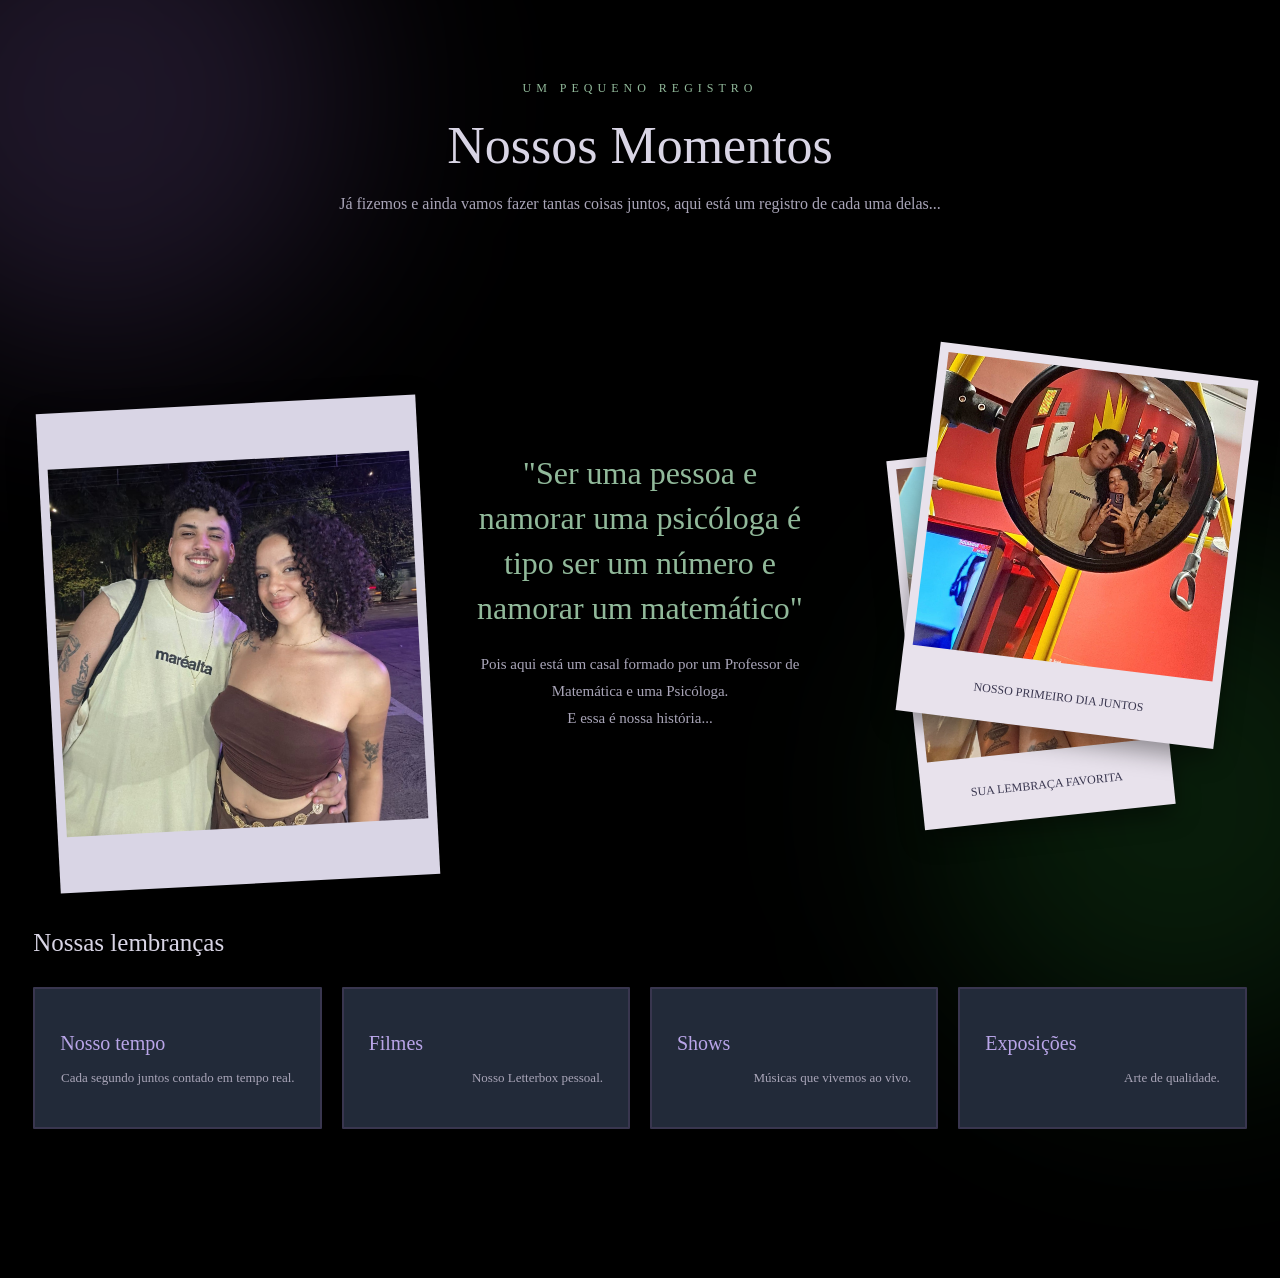
<file: index.html>
<!DOCTYPE html>
<html lang="pt-BR">
<head>
    <meta charset="UTF-8">
    <meta name="viewport" content="width=device-width, initial-scale=1.0">

    <title>Nosso Cantinho</title>

    <link rel="stylesheet" href="css/style.css">
</head>

<body>

<header class="apresentacao">
    <span class="etiqueta">UM PEQUENO REGISTRO</span>

    <h1>Nossos Momentos</h1>

    <p>
        Já fizemos e ainda vamos fazer tantas coisas juntos, aqui está um registro de cada uma delas...
    </p>
</header>

<section class="destaque">

    <figure class="foto-destaque">
        <img src="assets/imagens/foto-principal.jpeg"
             alt="Uma fotografia especial nossa">
    </figure>

    <!-- TEXTO CENTRAL -->
    <div class="texto-destaque">
        <h2>"Ser uma pessoa e namorar uma psicóloga é tipo ser um número e namorar um matemático"</h2>

        <p>
            Pois aqui está um casal formado por um Professor de Matemática e uma Psicóloga.<br>E essa é nossa história...
        </p>

    </div>

    <div class="colagem-fotos">
        <figure class="polaroid polaroid-1">
            <img src="assets/imagens/foto-2.jpeg"
                 alt="Uma lembrança nossa">

            <figcaption><BR>NOSSO PRIMEIRO DIA JUNTOS</figcaption>
        </figure>

        <figure class="polaroid polaroid-2">
            <img src="assets/imagens/foto-3.jpg"
                 alt="Mais uma lembrança nossa">

            <figcaption><br>SUA LEMBRAÇA FAVORITA</figcaption>
        </figure>
    </div>

</section>

<section class="memorias">

    <h2>Nossas lembranças</h2>

    <div class="menu-memorias">

        <a href="paginas/contador.html" class="cartao">
            <h3>Nosso tempo</h3>
            <p>Cada segundo juntos contado em tempo real.</p>
        </a>

        <a href="paginas/filmes.html" class="cartao">
            <h3>Filmes</h3>
            <p>Nosso Letterbox pessoal.</p>
        </a>

        <a href="paginas/shows.html" class="cartao">
            <h3>Shows</h3>
            <p>Músicas que vivemos ao vivo.</p>
        </a>

        <a href="paginas/exposicoes.html" class="cartao">
            <h3>Exposições</h3>
            <p>Arte de qualidade.</p>
        </a>

    </div>

</section>
<p><br><br><br><br><br><br></p>
</body>
</html>
</file>
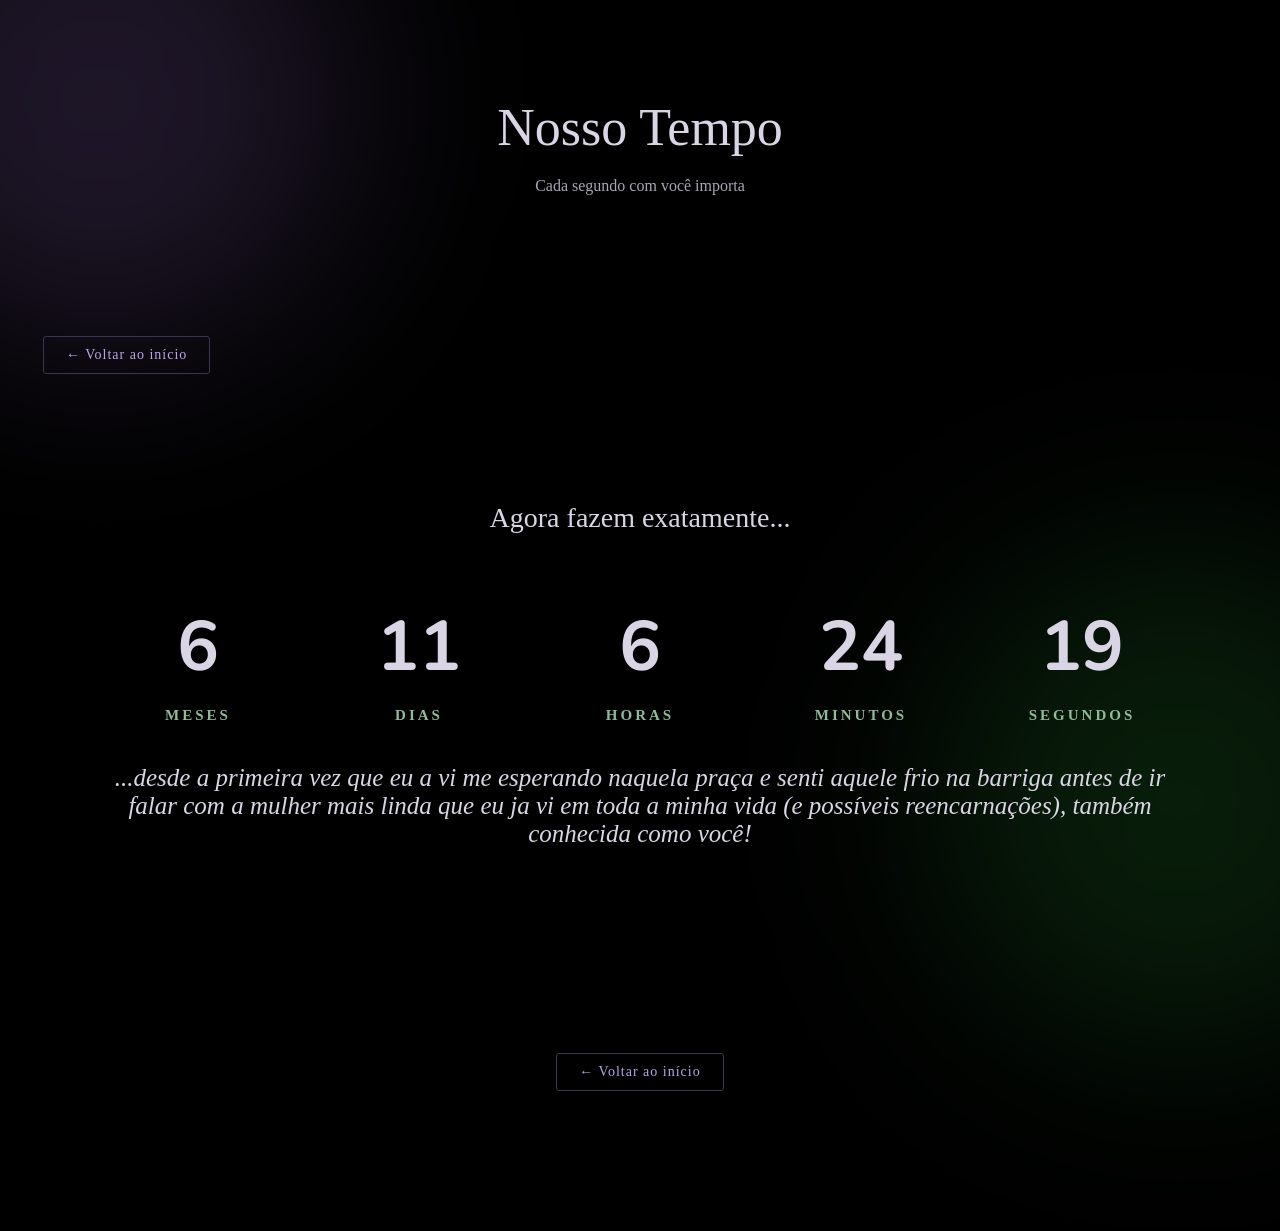
<file: paginas/contador.html>
<!DOCTYPE html>
<html lang="pt-BR">

<head>
    <meta charset="UTF-8">
    <meta name="viewport" content="width=device-width, initial-scale=1.0">

    <title>Nosso Tempo</title>

    <link rel="stylesheet" href="../css/style.css">

    <link rel="preconnect" href="https://fonts.googleapis.com">
    <link rel="preconnect" href="https://fonts.gstatic.com" crossorigin>
    <link href="https://fonts.googleapis.com/css2?family=Nunito:wght@400;600;700;800&display=swap" rel="stylesheet">
</head>

<body>

    <header class="apresentacao">

        <h1>Nosso Tempo</h1>

        <p>Cada segundo com você importa</p>

    </header>

    <nav class="navegacao-topo">
    <a href="../index.html" class="voltar-inicio">
        ← Voltar ao início
    </a>
    </nav>

    <main class="conteudo-contador">

        <p class="frase-contador">
            Agora fazem exatamente...
        </p>

        <div class="painel-tempo">

            <div class="unidade-tempo">
                <span id="meses">00</span>
                <p><b>MESES</b></p>
            </div>

            <div class="unidade-tempo">
                <span id="dias">00</span>
                <p><b>DIAS</b></p>
            </div>

            <div class="unidade-tempo">
                <span id="horas">00</span>
                <p><b>HORAS</b></p>
            </div>

            <div class="unidade-tempo">
                <span id="minutos">00</span>
                <p><b>MINUTOS</b></p>
            </div>

            <div class="unidade-tempo">
                <span id="segundos">00</span>
                <p><b>SEGUNDOS</b></p>
            </div>

        </div>

        <p class="mensagem-contador">
            ...desde a primeira vez que eu a vi me esperando naquela praça e senti aquele frio na barriga antes de ir falar com a mulher mais linda que eu ja vi em toda a minha vida (e possíveis reencarnações), também conhecida como você!
        </p>

    </main>

    <nav class="navegacao-bot">
    <a href="../index.html" class="voltar-inicio">
        ← Voltar ao início
    </a>
    </nav>

    <script src="../js/contador.js"></script>
<p><br><br><br><br><br><br></p>
</body>
</html>
</file>
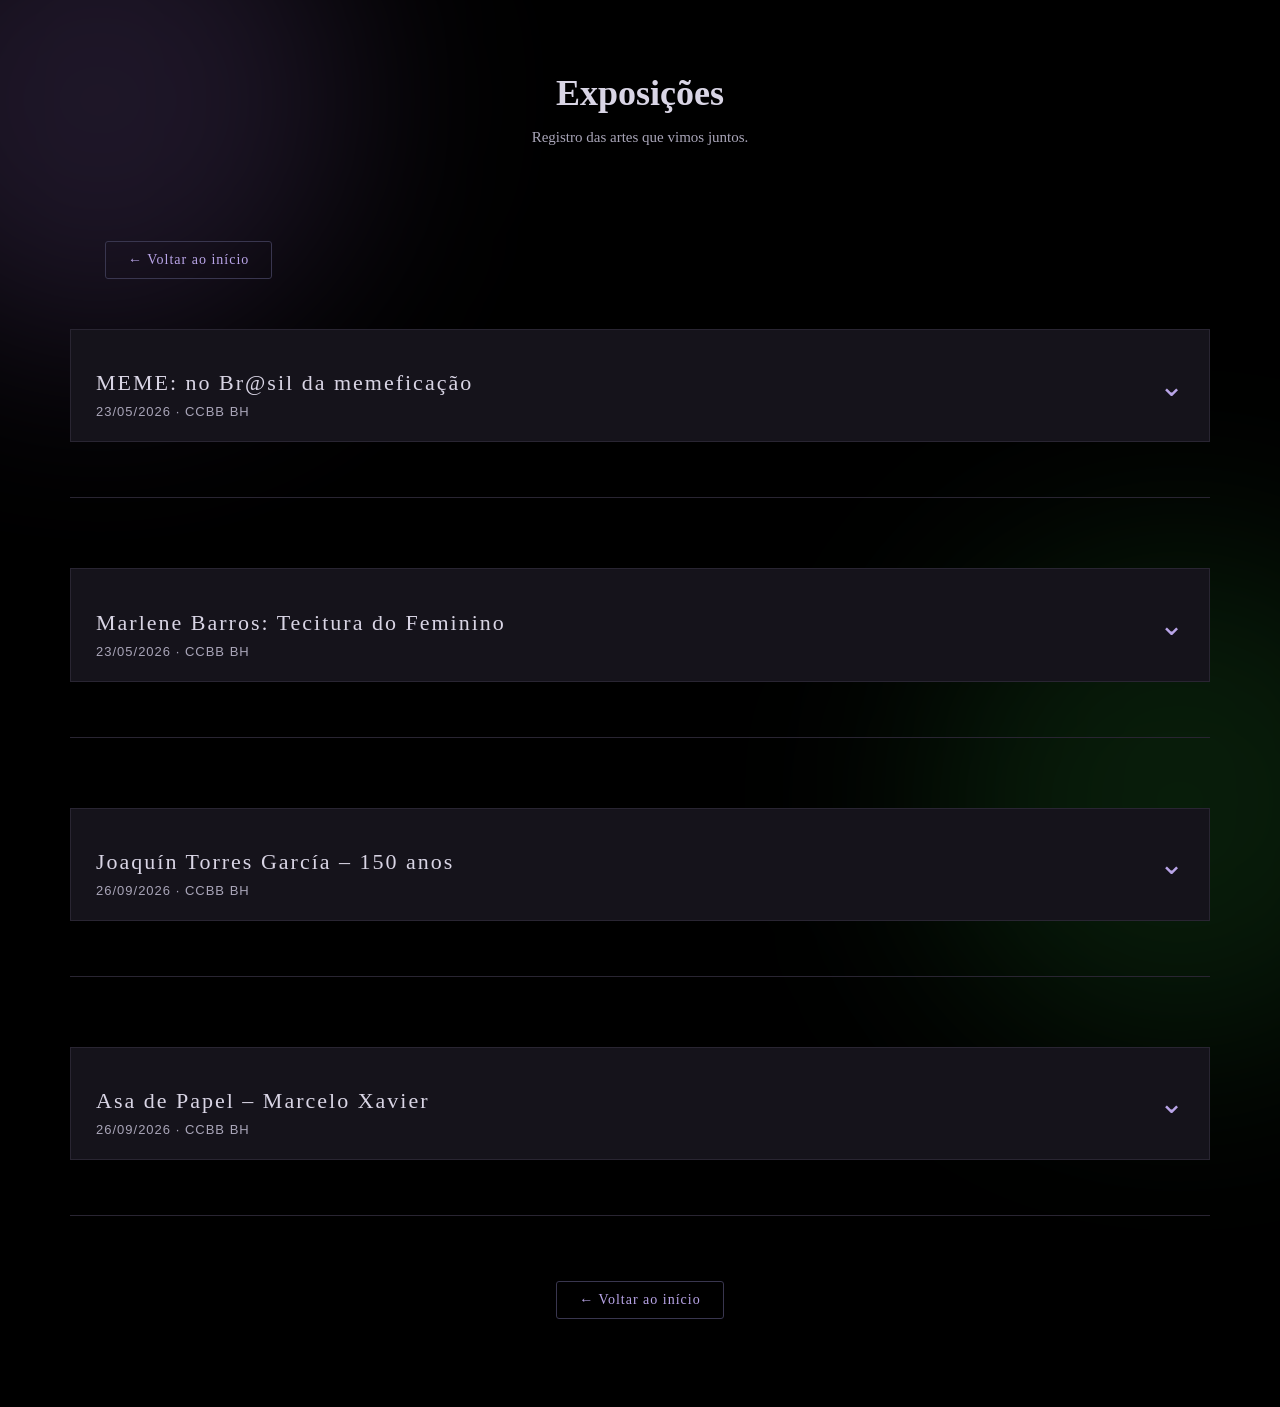
<file: paginas/exposicoes.html>
<!DOCTYPE html>
<html lang="pt-BR">

<head>
    <meta charset="UTF-8">
    <meta name="viewport" content="width=device-width, initial-scale=1.0">

    <title>Exposições</title>

    <link rel="stylesheet" href="../css/style.css">
</head>

<body>


<!--
    ACRESCENTAR VÍDEO NA GALERIA
                <div class="item-midia video-show">
                    <video src="../assets/exposicoes/exposicao-1/video-01.mp4"
                           preload="metadata"></video>

                    <div class="indicador-video">
                        <span>▶</span>
                        <span>VÍDEO</span>
                    </div>
                </div>
            -->


<main class="conteudo-exposicoes">

    <header class="cabecalho-exposicoes">
        <h1>Exposições</h1>
        <p>Registro das artes que vimos juntos.</p>
    </header>

     <nav class="navegacao-topo">
        <a href="../index.html" class="voltar-inicio">
            ← Voltar ao início
        </a>
        <p><br></p>
    </nav>

    <section class="lista-exposicoes">

        <article class="album-exposicao">

            <header class="cabecalho-album-exposicao expansivel">
                <div class="informacoes-album">
                    <h2>MEME: no Br@sil da memeficação</h2>
                    <p class="informacoes-exposicao">
                        23/05/2026 · CCBB BH
                    </p>
                </div>

                <span class="seta-expansao">⌄</span>

            </header>

            <div class="galeria-exposicao">

                <div class="item-midia">
                    <img src="../assets/imagens/exposicoes/memes/IMG-20261111-WA0009.jpg"
                         alt="Descrição da fotografia">
                </div>

                <div class="item-midia">
                    <img src="../assets/imagens/exposicoes/memes/IMG-20261111-WA0008.jpg"
                         alt="Outra fotografia da exposição">
                </div>

                <div class="item-midia">
                    <img src="../assets/imagens/exposicoes/memes/IMG-20261111-WA0011.jpg"
                         alt="Outra fotografia da exposição">
                </div>

                <div class="item-midia">
                    <img src="../assets/imagens/exposicoes/memes/IMG-20261111-WA0006.jpg"
                         alt="Outra fotografia da exposição">
                </div>

                <div class="item-midia">
                    <img src="../assets/imagens/exposicoes/memes/IMG-20261111-WA0007.jpg"
                         alt="Outra fotografia da exposição">
                </div>

                <div class="item-midia">
                    <img src="../assets/imagens/exposicoes/memes/IMG-20261111-WA0028.jpg"
                         alt="Outra fotografia da exposição">
                </div>

                <div class="item-midia">
                    <img src="../assets/imagens/exposicoes/memes/IMG-20261111-WA0014.jpg"
                         alt="Outra fotografia da exposição">
                </div>

                <div class="item-midia">
                    <img src="../assets/imagens/exposicoes/memes/IMG-20261111-WA0015.jpg"
                         alt="Outra fotografia da exposição">
                </div>

                <div class="item-midia">
                    <img src="../assets/imagens/exposicoes/memes/IMG-20261111-WA0016.jpg"
                         alt="Outra fotografia da exposição">
                </div>

                <div class="item-midia">
                    <img src="../assets/imagens/exposicoes/memes/IMG-20261111-WA0026.jpg"
                         alt="Outra fotografia da exposição">
                </div>

                <div class="item-midia">
                    <img src="../assets/imagens/exposicoes/memes/IMG-20261111-WA0027.jpg"
                         alt="Outra fotografia da exposição">
                </div>

                <div class="item-midia">
                    <img src="../assets/imagens/exposicoes/memes/IMG-20261111-WA0029.jpg"
                         alt="Outra fotografia da exposição">
                </div>

                <div class="item-midia">
                    <img src="../assets/imagens/exposicoes/memes/IMG-20261111-WA0033.jpg"
                         alt="Outra fotografia da exposição">
                </div>

                <div class="item-midia">
                    <img src="../assets/imagens/exposicoes/memes/IMG-20261111-WA0035.jpg"
                         alt="Outra fotografia da exposição">
                </div>

                <div class="item-midia">
                    <img src="../assets/imagens/foto-2.jpeg"
                         alt="Outra fotografia da exposição">
                </div>
            </div>

        </article>

        <article class="album-exposicao">

            <header class="cabecalho-album-exposicao expansivel">
                <div class="informacoes-album">
                    <h2>Marlene Barros: Tecitura do Feminino</h2>
                    <p class="informacoes-exposicao">
                        23/05/2026 · CCBB BH
                    </p>
                </div>

                <span class="seta-expansao">⌄</span>

            </header>

            <div class="galeria-exposicao">

                <div class="item-midia">
                    <img src="../assets/imagens/exposicoes/tecitura feminino/IMG-20261111-WA0010.jpg"
                         alt="Descrição da fotografia">
                </div>


                <div class="item-midia">
                    <img src="../assets/imagens/exposicoes/tecitura feminino/IMG-20261111-WA0019.jpg"
                         alt="Descrição da fotografia">
                </div>

                <div class="item-midia">
                    <img src="../assets/imagens/exposicoes/tecitura feminino/IMG-20261111-WA0020.jpg"
                         alt="Descrição da fotografia">
                </div>


                <div class="item-midia">
                    <img src="../assets/imagens/exposicoes/tecitura feminino/IMG-20261111-WA0021.jpg"
                         alt="Descrição da fotografia">
                </div>

                <div class="item-midia">
                    <img src="../assets/imagens/exposicoes/tecitura feminino/IMG-20261111-WA0022.jpg"
                         alt="Descrição da fotografia">
                </div>

                <div class="item-midia">
                    <img src="../assets/imagens/exposicoes/tecitura feminino/IMG-20261111-WA0025.jpg"
                         alt="Descrição da fotografia">
                </div>

                <div class="item-midia">
                    <img src="../assets/imagens/exposicoes/tecitura feminino/IMG-20261111-WA0030.jpg"
                         alt="Descrição da fotografia">
                </div>

                <div class="item-midia">
                    <img src="../assets/imagens/exposicoes/tecitura feminino/IMG-20261111-WA0031.jpg"
                         alt="Descrição da fotografia">
                </div>

                <div class="item-midia">
                    <img src="../assets/imagens/exposicoes/tecitura feminino/IMG-20261111-WA0032.jpg"
                         alt="Descrição da fotografia">
                </div>

                <div class="item-midia">
                    <img src="../assets/imagens/exposicoes/tecitura feminino/IMG-20261111-WA0034.jpg"
                         alt="Descrição da fotografia">
                </div>

                <div class="item-midia">
                    <img src="../assets/imagens/exposicoes/tecitura feminino/IMG-20261111-WA0037.jpg"
                         alt="Descrição da fotografia">
                </div>


            </div>

        </article>

        <article class="album-exposicao">

            <header class="cabecalho-album-exposicao expansivel">
                <div class="informacoes-album">
                    <h2>Joaquín Torres García – 150 anos</h2>
                    <p class="informacoes-exposicao">
                        26/09/2026 · CCBB BH
                    </p>
                </div>

                <span class="seta-expansao">⌄</span>

            </header>

            <div class="galeria-exposicao">

                <div class="item-midia">
                    <img src="../assets/imagens/exposicoes/joaquim torres garcia 150anos/IMG-20260927-WA0067.jpg"
                        alt="Descrição da fotografia">
                </div>
                <div class="item-midia">
                    <img src="../assets/imagens/exposicoes/joaquim torres garcia 150anos/IMG-20260927-WA0068.jpg"
                        alt="Descrição da fotografia">
                </div>
                <div class="item-midia">
                    <img src="../assets/imagens/exposicoes/joaquim torres garcia 150anos/IMG-20260927-WA0069.jpg"
                        alt="Descrição da fotografia">
                </div>
                <div class="item-midia">
                    <img src="../assets/imagens/exposicoes/joaquim torres garcia 150anos/IMG-20260927-WA0070.jpg"
                        alt="Descrição da fotografia">
                </div>
                <div class="item-midia">
                    <img src="../assets/imagens/exposicoes/joaquim torres garcia 150anos/IMG-20260927-WA0071.jpg"
                        alt="Descrição da fotografia">
                </div>
                <div class="item-midia">
                    <img src="../assets/imagens/exposicoes/joaquim torres garcia 150anos/IMG-20260927-WA0072.jpg"
                        alt="Descrição da fotografia">
                </div>
                <div class="item-midia">
                    <img src="../assets/imagens/exposicoes/joaquim torres garcia 150anos/IMG-20260927-WA0073.jpg"
                        alt="Descrição da fotografia">
                </div>
                <div class="item-midia">
                    <img src="../assets/imagens/exposicoes/joaquim torres garcia 150anos/IMG-20260927-WA0074.jpg"
                        alt="Descrição da fotografia">
                </div>
                <div class="item-midia">
                    <img src="../assets/imagens/exposicoes/joaquim torres garcia 150anos/IMG-20260927-WA0075.jpg"
                        alt="Descrição da fotografia">
                </div>
                <div class="item-midia">
                    <img src="../assets/imagens/exposicoes/joaquim torres garcia 150anos/IMG-20260927-WA0076.jpg"
                        alt="Descrição da fotografia">
                </div>
                <div class="item-midia">
                    <img src="../assets/imagens/exposicoes/joaquim torres garcia 150anos/IMG-20260927-WA0077.jpg"
                        alt="Descrição da fotografia">
                </div>
                <div class="item-midia">
                    <img src="../assets/imagens/exposicoes/joaquim torres garcia 150anos/IMG-20260927-WA0078.jpg"
                        alt="Descrição da fotografia">
                </div>
                <div class="item-midia">
                    <img src="../assets/imagens/exposicoes/joaquim torres garcia 150anos/IMG-20260927-WA0079.jpg"
                        alt="Descrição da fotografia">
                </div>
                <div class="item-midia">
                    <img src="../assets/imagens/exposicoes/joaquim torres garcia 150anos/IMG-20260927-WA0080.jpg"
                        alt="Descrição da fotografia">
                </div>
                <div class="item-midia">
                    <img src="../assets/imagens/exposicoes/joaquim torres garcia 150anos/IMG-20260927-WA0081.jpg"
                        alt="Descrição da fotografia">
                </div>
                <div class="item-midia">
                    <img src="../assets/imagens/exposicoes/joaquim torres garcia 150anos/IMG-20260927-WA0082.jpg"
                        alt="Descrição da fotografia">
                </div>
                <div class="item-midia">
                    <img src="../assets/imagens/exposicoes/joaquim torres garcia 150anos/IMG-20260927-WA0083.jpg"
                        alt="Descrição da fotografia">
                </div>
                <div class="item-midia">
                    <img src="../assets/imagens/exposicoes/joaquim torres garcia 150anos/IMG-20260927-WA0084.jpg"
                        alt="Descrição da fotografia">
                </div>
                <div class="item-midia">
                    <img src="../assets/imagens/exposicoes/joaquim torres garcia 150anos/IMG-20260927-WA0085.jpg"
                        alt="Descrição da fotografia">
                </div>
                <div class="item-midia">
                    <img src="../assets/imagens/exposicoes/joaquim torres garcia 150anos/IMG-20260927-WA0086.jpg"
                        alt="Descrição da fotografia">
                </div>
                <div class="item-midia">
                    <img src="../assets/imagens/exposicoes/joaquim torres garcia 150anos/IMG-20260927-WA0087.jpg"
                        alt="Descrição da fotografia">
                </div>
                <div class="item-midia">
                    <img src="../assets/imagens/exposicoes/joaquim torres garcia 150anos/IMG-20260927-WA0088.jpg"
                        alt="Descrição da fotografia">
                </div>
                <div class="item-midia">
                    <img src="../assets/imagens/exposicoes/joaquim torres garcia 150anos/IMG-20260927-WA0089.jpg"
                        alt="Descrição da fotografia">
                </div>
                <div class="item-midia">
                    <img src="../assets/imagens/exposicoes/joaquim torres garcia 150anos/IMG-20260927-WA0090.jpg"
                        alt="Descrição da fotografia">
                </div>
                <div class="item-midia">
                    <img src="../assets/imagens/exposicoes/joaquim torres garcia 150anos/IMG-20260927-WA0091.jpg"
                        alt="Descrição da fotografia">
                </div>
                <div class="item-midia">
                    <img src="../assets/imagens/exposicoes/joaquim torres garcia 150anos/IMG-20260927-WA0092.jpg"
                        alt="Descrição da fotografia">
                </div>
                <div class="item-midia">
                    <img src="../assets/imagens/exposicoes/joaquim torres garcia 150anos/IMG-20260927-WA0093.jpg"
                        alt="Descrição da fotografia">
                </div>
                <div class="item-midia">
                    <img src="../assets/imagens/exposicoes/joaquim torres garcia 150anos/IMG-20260927-WA0094.jpg"
                        alt="Descrição da fotografia">
                </div>
                <div class="item-midia">
                    <img src="../assets/imagens/exposicoes/joaquim torres garcia 150anos/IMG-20260927-WA0096.jpg"
                        alt="Descrição da fotografia">
                </div>
                <div class="item-midia">
                    <img src="../assets/imagens/exposicoes/joaquim torres garcia 150anos/IMG-20260927-WA0097.jpg"
                        alt="Descrição da fotografia">
                </div>
                <div class="item-midia">
                    <img src="../assets/imagens/exposicoes/joaquim torres garcia 150anos/IMG-20260927-WA0098.jpg"
                        alt="Descrição da fotografia">
                </div>
                <div class="item-midia">
                    <img src="../assets/imagens/exposicoes/joaquim torres garcia 150anos/IMG-20260927-WA0099.jpg"
                        alt="Descrição da fotografia">
                </div>
                <div class="item-midia">
                    <img src="../assets/imagens/exposicoes/joaquim torres garcia 150anos/IMG-20260927-WA0100.jpg"
                        alt="Descrição da fotografia">
                </div>
                <div class="item-midia">
                    <img src="../assets/imagens/exposicoes/joaquim torres garcia 150anos/IMG-20260927-WA0101.jpg"
                        alt="Descrição da fotografia">
                </div>
                <div class="item-midia">
                    <img src="../assets/imagens/exposicoes/joaquim torres garcia 150anos/IMG-20260927-WA0102.jpg"
                        alt="Descrição da fotografia">
                </div>
                <div class="item-midia">
                    <img src="../assets/imagens/exposicoes/joaquim torres garcia 150anos/IMG-20260927-WA0103.jpg"
                        alt="Descrição da fotografia">
                </div>
                <div class="item-midia">
                    <img src="../assets/imagens/exposicoes/joaquim torres garcia 150anos/IMG-20260927-WA0104.jpg"
                        alt="Descrição da fotografia">
                </div>
                <div class="item-midia">
                    <img src="../assets/imagens/exposicoes/joaquim torres garcia 150anos/IMG-20260927-WA0105.jpg"
                        alt="Descrição da fotografia">
                </div>
                <div class="item-midia">
                    <img src="../assets/imagens/exposicoes/joaquim torres garcia 150anos/IMG-20260927-WA0106.jpg"
                        alt="Descrição da fotografia">
                </div>
                <div class="item-midia">
                    <img src="../assets/imagens/exposicoes/joaquim torres garcia 150anos/IMG-20260927-WA0107.jpg"
                        alt="Descrição da fotografia">
                </div>
                <div class="item-midia">
                    <img src="../assets/imagens/exposicoes/joaquim torres garcia 150anos/IMG-20260927-WA0108.jpg"
                        alt="Descrição da fotografia">
                </div>
                <div class="item-midia">
                    <img src="../assets/imagens/exposicoes/joaquim torres garcia 150anos/IMG-20260927-WA0109.jpg"
                        alt="Descrição da fotografia">
                </div>
                <div class="item-midia">
                    <img src="../assets/imagens/exposicoes/joaquim torres garcia 150anos/IMG-20260927-WA0110.jpg"
                        alt="Descrição da fotografia">
                </div>
                <div class="item-midia">
                    <img src="../assets/imagens/exposicoes/joaquim torres garcia 150anos/IMG-20260927-WA0111.jpg"
                        alt="Descrição da fotografia">
                </div>
                <div class="item-midia">
                    <img src="../assets/imagens/exposicoes/joaquim torres garcia 150anos/IMG-20260927-WA0112.jpg"
                        alt="Descrição da fotografia">
                </div>
                <div class="item-midia">
                    <img src="../assets/imagens/exposicoes/joaquim torres garcia 150anos/IMG-20260927-WA0113.jpg"
                        alt="Descrição da fotografia">
                </div>
                <div class="item-midia">
                    <img src="../assets/imagens/exposicoes/joaquim torres garcia 150anos/IMG-20260927-WA0115.jpg"
                        alt="Descrição da fotografia">
                </div>
                <div class="item-midia">
                    <img src="../assets/imagens/exposicoes/joaquim torres garcia 150anos/IMG-20260927-WA0117.jpg"
                        alt="Descrição da fotografia">
                </div>
                <div class="item-midia">
                    <img src="../assets/imagens/exposicoes/joaquim torres garcia 150anos/IMG-20260927-WA0122.jpg"
                        alt="Descrição da fotografia">
                </div>
                <div class="item-midia">
                    <img src="../assets/imagens/exposicoes/joaquim torres garcia 150anos/IMG-20260927-WA0125.jpg"
                        alt="Descrição da fotografia">
                </div>
                <div class="item-midia">
                    <img src="../assets/imagens/exposicoes/joaquim torres garcia 150anos/IMG-20260927-WA0126.jpg"
                        alt="Descrição da fotografia">
                </div>
                <div class="item-midia">
                    <img src="../assets/imagens/exposicoes/joaquim torres garcia 150anos/IMG-20260927-WA0127.jpg"
                        alt="Descrição da fotografia">
                </div>
                <div class="item-midia">
                    <img src="../assets/imagens/exposicoes/joaquim torres garcia 150anos/IMG-20260927-WA0129.jpg"
                        alt="Descrição da fotografia">
                </div>
                <div class="item-midia">
                    <img src="../assets/imagens/exposicoes/joaquim torres garcia 150anos/IMG-20260927-WA0131.jpg"
                        alt="Descrição da fotografia">
                </div>
                <div class="item-midia">
                    <img src="../assets/imagens/exposicoes/joaquim torres garcia 150anos/IMG-20260927-WA0132.jpg"
                        alt="Descrição da fotografia">
                </div>
                <div class="item-midia">
                    <img src="../assets/imagens/exposicoes/joaquim torres garcia 150anos/IMG-20260927-WA0133.jpg"
                        alt="Descrição da fotografia">
                </div>




            </div>

        </article>

        <article class="album-exposicao">

            <header class="cabecalho-album-exposicao expansivel">
                <div class="informacoes-album">
                    <h2>Asa de Papel – Marcelo Xavier</h2>
                    <p class="informacoes-exposicao">
                        26/09/2026 · CCBB BH
                    </p>
                </div>

                <span class="seta-expansao">⌄</span>

            </header>

            <div class="galeria-exposicao">

<div class="item-midia">
    <img src="../assets/imagens/exposicoes/asa de papel/IMG-20260927-WA0013.jpg"
         alt="Descrição da fotografia">
</div>
<div class="item-midia">
    <img src="../assets/imagens/exposicoes/asa de papel/IMG-20260927-WA0014.jpg"
         alt="Descrição da fotografia">
</div>
<div class="item-midia">
    <img src="../assets/imagens/exposicoes/asa de papel/IMG-20260927-WA0015.jpg"
         alt="Descrição da fotografia">
</div>
<div class="item-midia">
    <img src="../assets/imagens/exposicoes/asa de papel/IMG-20260927-WA0016.jpg"
         alt="Descrição da fotografia">
</div>
<div class="item-midia">
    <img src="../assets/imagens/exposicoes/asa de papel/IMG-20260927-WA0017.jpg"
         alt="Descrição da fotografia">
</div>
<div class="item-midia">
    <img src="../assets/imagens/exposicoes/asa de papel/IMG-20260927-WA0018.jpg"
         alt="Descrição da fotografia">
</div>
<div class="item-midia">
    <img src="../assets/imagens/exposicoes/asa de papel/IMG-20260927-WA0019.jpg"
         alt="Descrição da fotografia">
</div>
<div class="item-midia">
    <img src="../assets/imagens/exposicoes/asa de papel/IMG-20260927-WA0020.jpg"
         alt="Descrição da fotografia">
</div>
<div class="item-midia">
    <img src="../assets/imagens/exposicoes/asa de papel/IMG-20260927-WA0021.jpg"
         alt="Descrição da fotografia">
</div>
<div class="item-midia">
    <img src="../assets/imagens/exposicoes/asa de papel/IMG-20260927-WA0022.jpg"
         alt="Descrição da fotografia">
</div>
<div class="item-midia">
    <img src="../assets/imagens/exposicoes/asa de papel/IMG-20260927-WA0023.jpg"
         alt="Descrição da fotografia">
</div>
<div class="item-midia">
    <img src="../assets/imagens/exposicoes/asa de papel/IMG-20260927-WA0024.jpg"
         alt="Descrição da fotografia">
</div>
<div class="item-midia">
    <img src="../assets/imagens/exposicoes/asa de papel/IMG-20260927-WA0025.jpg"
         alt="Descrição da fotografia">
</div>
<div class="item-midia">
    <img src="../assets/imagens/exposicoes/asa de papel/IMG-20260927-WA0026.jpg"
         alt="Descrição da fotografia">
</div>
<div class="item-midia">
    <img src="../assets/imagens/exposicoes/asa de papel/IMG-20260927-WA0027.jpg"
         alt="Descrição da fotografia">
</div>
<div class="item-midia">
    <img src="../assets/imagens/exposicoes/asa de papel/IMG-20260927-WA0028.jpg"
         alt="Descrição da fotografia">
</div>
<div class="item-midia">
    <img src="../assets/imagens/exposicoes/asa de papel/IMG-20260927-WA0029.jpg"
         alt="Descrição da fotografia">
</div>
<div class="item-midia">
    <img src="../assets/imagens/exposicoes/asa de papel/IMG-20260927-WA0030.jpg"
         alt="Descrição da fotografia">
</div>
<div class="item-midia">
    <img src="../assets/imagens/exposicoes/asa de papel/IMG-20260927-WA0031.jpg"
         alt="Descrição da fotografia">
</div>
<div class="item-midia">
    <img src="../assets/imagens/exposicoes/asa de papel/IMG-20260927-WA0032.jpg"
         alt="Descrição da fotografia">
</div>
<div class="item-midia">
    <img src="../assets/imagens/exposicoes/asa de papel/IMG-20260927-WA0033.jpg"
         alt="Descrição da fotografia">
</div>
<div class="item-midia">
    <img src="../assets/imagens/exposicoes/asa de papel/IMG-20260927-WA0034.jpg"
         alt="Descrição da fotografia">
</div>
<div class="item-midia">
    <img src="../assets/imagens/exposicoes/asa de papel/IMG-20260927-WA0035.jpg"
         alt="Descrição da fotografia">
</div>
<div class="item-midia">
    <img src="../assets/imagens/exposicoes/asa de papel/IMG-20260927-WA0036.jpg"
         alt="Descrição da fotografia">
</div>
<div class="item-midia">
    <img src="../assets/imagens/exposicoes/asa de papel/IMG-20260927-WA0037.jpg"
         alt="Descrição da fotografia">
</div>
<div class="item-midia">
    <img src="../assets/imagens/exposicoes/asa de papel/IMG-20260927-WA0038.jpg"
         alt="Descrição da fotografia">
</div>
<div class="item-midia">
    <img src="../assets/imagens/exposicoes/asa de papel/IMG-20260927-WA0039.jpg"
         alt="Descrição da fotografia">
</div>
<div class="item-midia">
    <img src="../assets/imagens/exposicoes/asa de papel/IMG-20260927-WA0040.jpg"
         alt="Descrição da fotografia">
</div>
<div class="item-midia">
    <img src="../assets/imagens/exposicoes/asa de papel/IMG-20260927-WA0041.jpg"
         alt="Descrição da fotografia">
</div>
<div class="item-midia">
    <img src="../assets/imagens/exposicoes/asa de papel/IMG-20260927-WA0043.jpg"
         alt="Descrição da fotografia">
</div>
<div class="item-midia">
    <img src="../assets/imagens/exposicoes/asa de papel/IMG-20260927-WA0046.jpg"
         alt="Descrição da fotografia">
</div>
<div class="item-midia">
    <img src="../assets/imagens/exposicoes/asa de papel/IMG-20260927-WA0047.jpg"
         alt="Descrição da fotografia">
</div>
<div class="item-midia">
    <img src="../assets/imagens/exposicoes/asa de papel/IMG-20260927-WA0048.jpg"
         alt="Descrição da fotografia">
</div>
<div class="item-midia">
    <img src="../assets/imagens/exposicoes/asa de papel/IMG-20260927-WA0049.jpg"
         alt="Descrição da fotografia">
</div>
<div class="item-midia">
    <img src="../assets/imagens/exposicoes/asa de papel/IMG-20260927-WA0050.jpg"
         alt="Descrição da fotografia">
</div>
<div class="item-midia">
    <img src="../assets/imagens/exposicoes/asa de papel/IMG-20260927-WA0051.jpg"
         alt="Descrição da fotografia">
</div>
<div class="item-midia">
    <img src="../assets/imagens/exposicoes/asa de papel/IMG-20260927-WA0052.jpg"
         alt="Descrição da fotografia">
</div>
<div class="item-midia">
    <img src="../assets/imagens/exposicoes/asa de papel/IMG-20260927-WA0053.jpg"
         alt="Descrição da fotografia">
</div>
<div class="item-midia">
    <img src="../assets/imagens/exposicoes/asa de papel/IMG-20260927-WA0055.jpg"
         alt="Descrição da fotografia">
</div>
<div class="item-midia">
    <img src="../assets/imagens/exposicoes/asa de papel/IMG-20260927-WA0057.jpg"
         alt="Descrição da fotografia">
</div>
<div class="item-midia">
    <img src="../assets/imagens/exposicoes/asa de papel/IMG-20260927-WA0058.jpg"
         alt="Descrição da fotografia">
</div>
<div class="item-midia">
    <img src="../assets/imagens/exposicoes/asa de papel/IMG-20260927-WA0059.jpg"
         alt="Descrição da fotografia">
</div>
<div class="item-midia">
    <img src="../assets/imagens/exposicoes/asa de papel/IMG-20260927-WA0061.jpg"
         alt="Descrição da fotografia">
</div>
<div class="item-midia">
    <img src="../assets/imagens/exposicoes/asa de papel/IMG-20260927-WA0062.jpg"
         alt="Descrição da fotografia">
</div>
<div class="item-midia">
    <img src="../assets/imagens/exposicoes/asa de papel/IMG-20260927-WA0063.jpg"
         alt="Descrição da fotografia">
</div>
<div class="item-midia">
    <img src="../assets/imagens/exposicoes/asa de papel/IMG-20260927-WA0064.jpg"
         alt="Descrição da fotografia">
</div>



            </div>

        </article>


    </section>


<!-- LIGHTBOX -->
<div class="lightbox" id="lightbox" aria-hidden="true">

    <button class="fechar-lightbox" id="fechar-lightbox">
        &times;
    </button>

    <button class="navegar-lightbox anterior" id="midia-anterior">
        &#10094;
    </button>

    <div class="conteudo-lightbox">
        <img id="imagem-ampliada" alt="">
        <video id="video-ampliado" controls></video>
    </div>

    <button class="navegar-lightbox proximo" id="proxima-midia">
        &#10095;
    </button>



</div>


    <nav class="navegacao-bot">
        <a href="../index.html" class="voltar-inicio">
            ← Voltar ao início
        </a>
    </nav>

</main>

<script src="../js/exposicoes.js"></script>
</body>
</html>
</file>
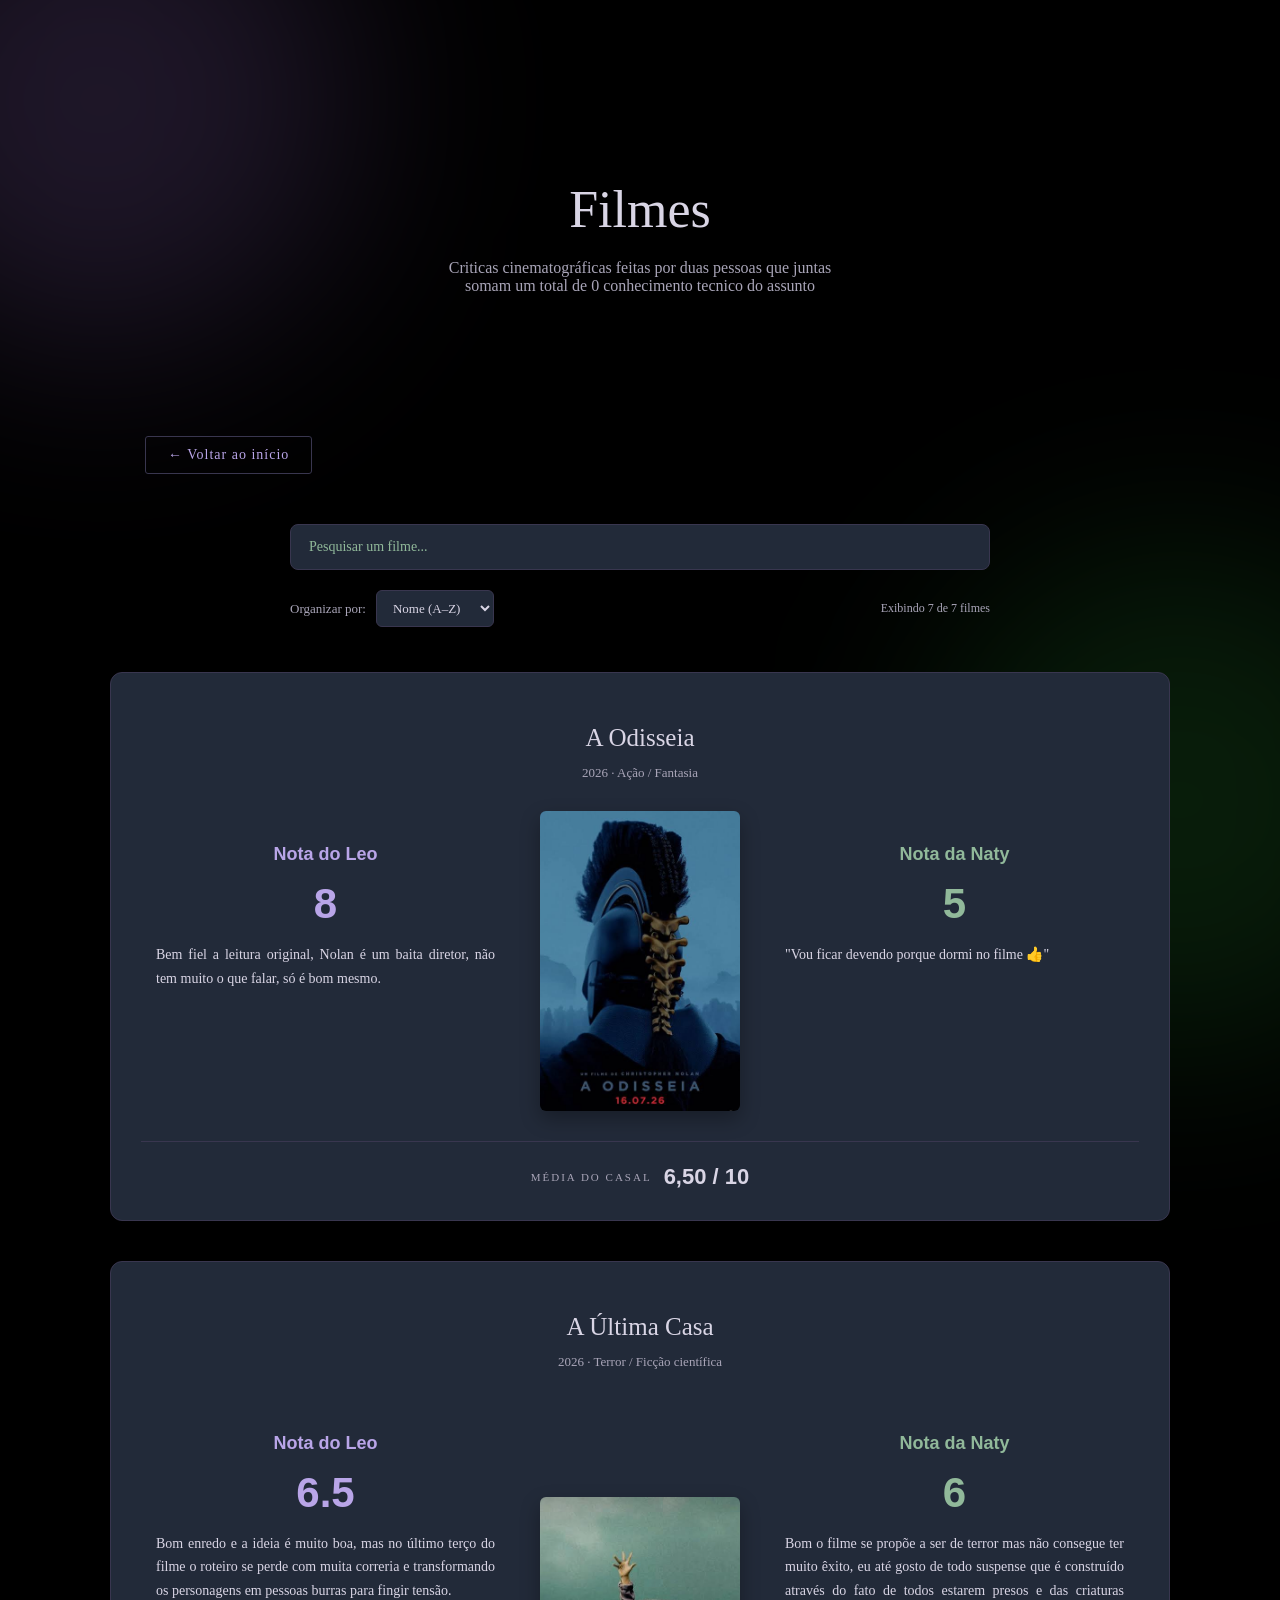
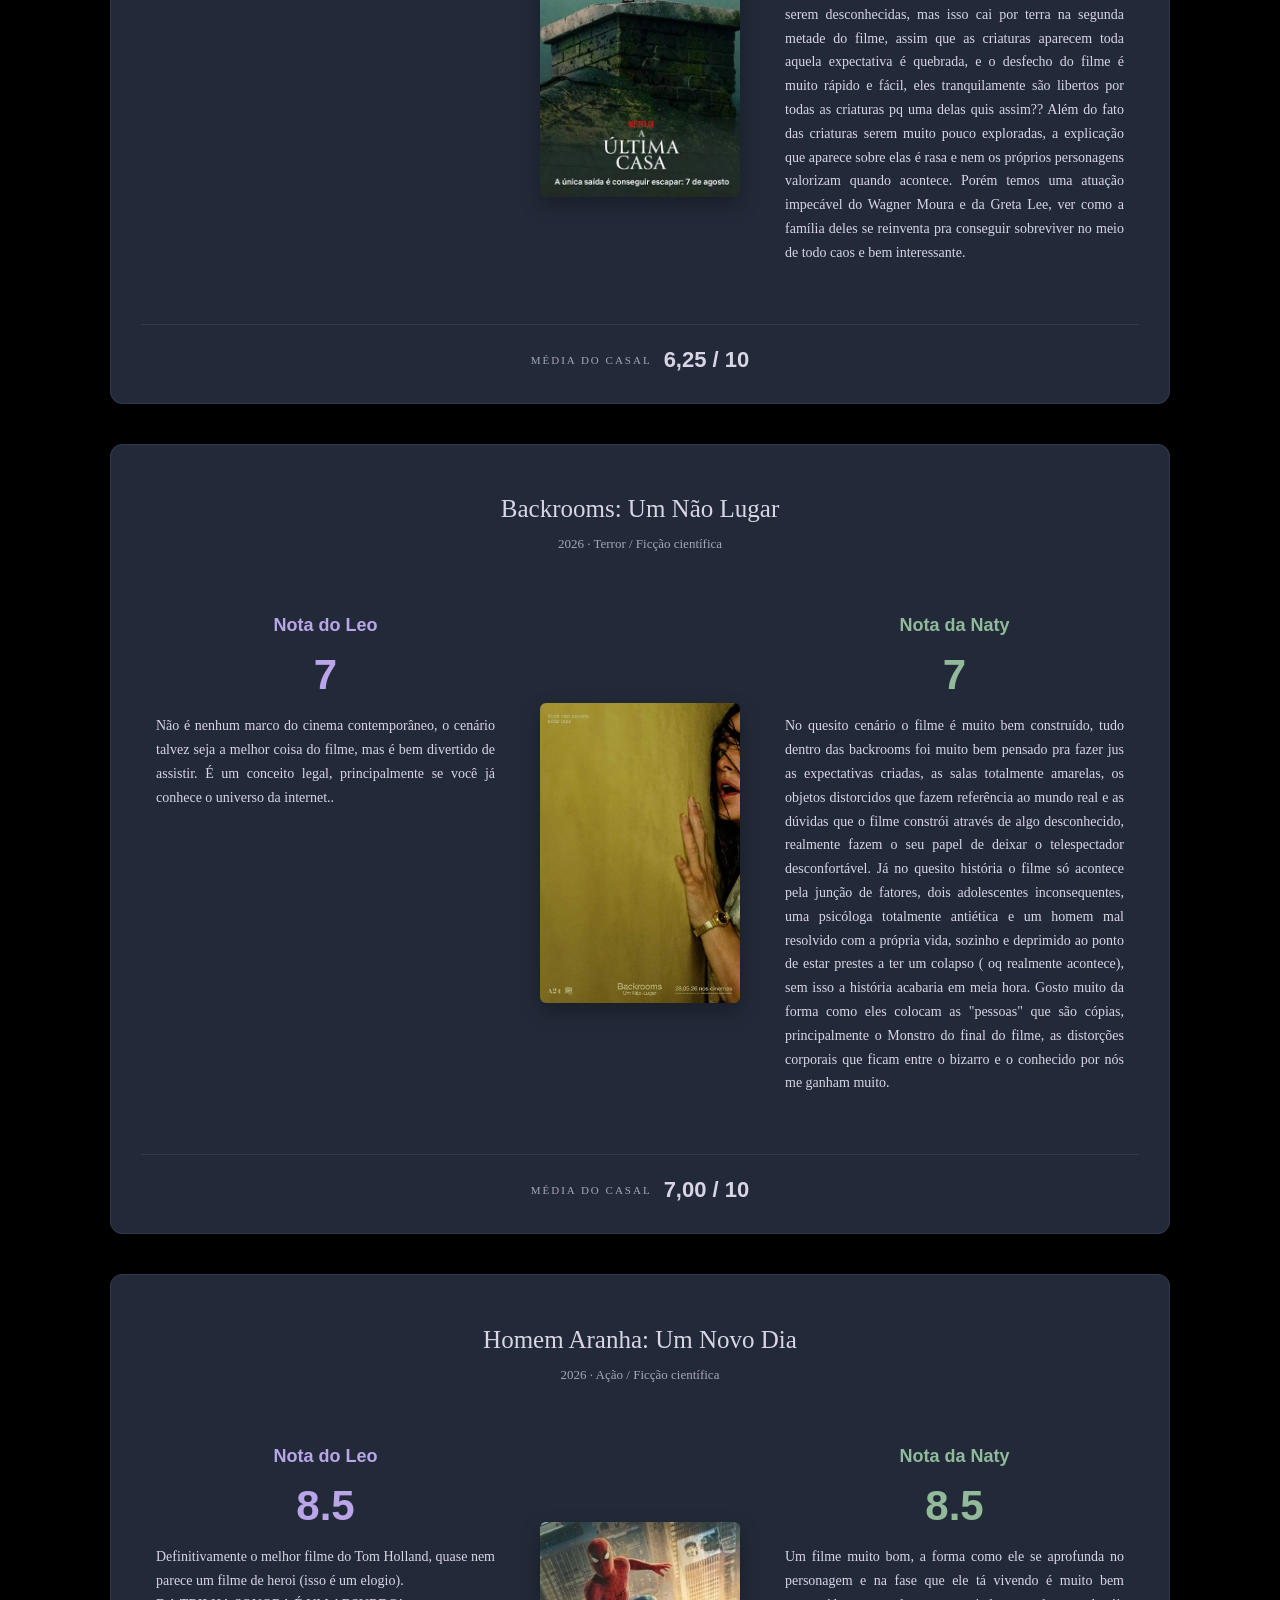
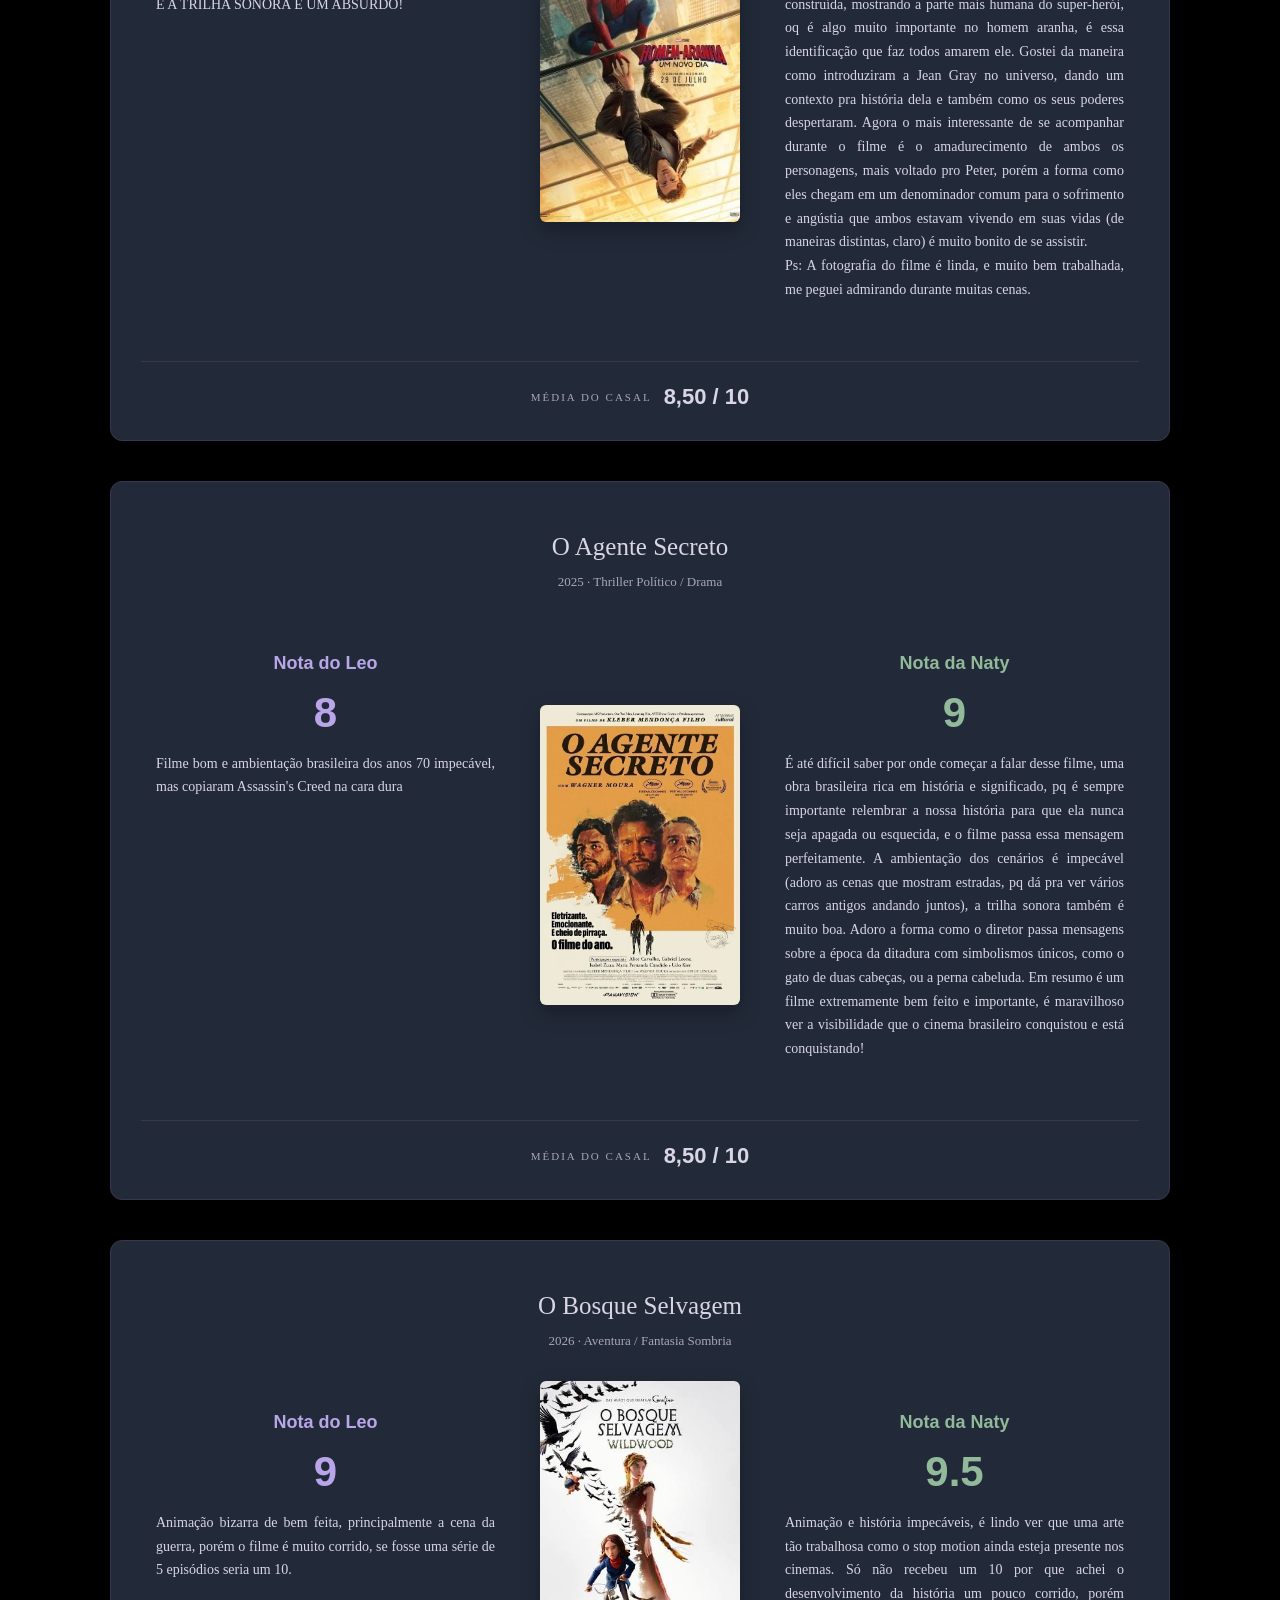
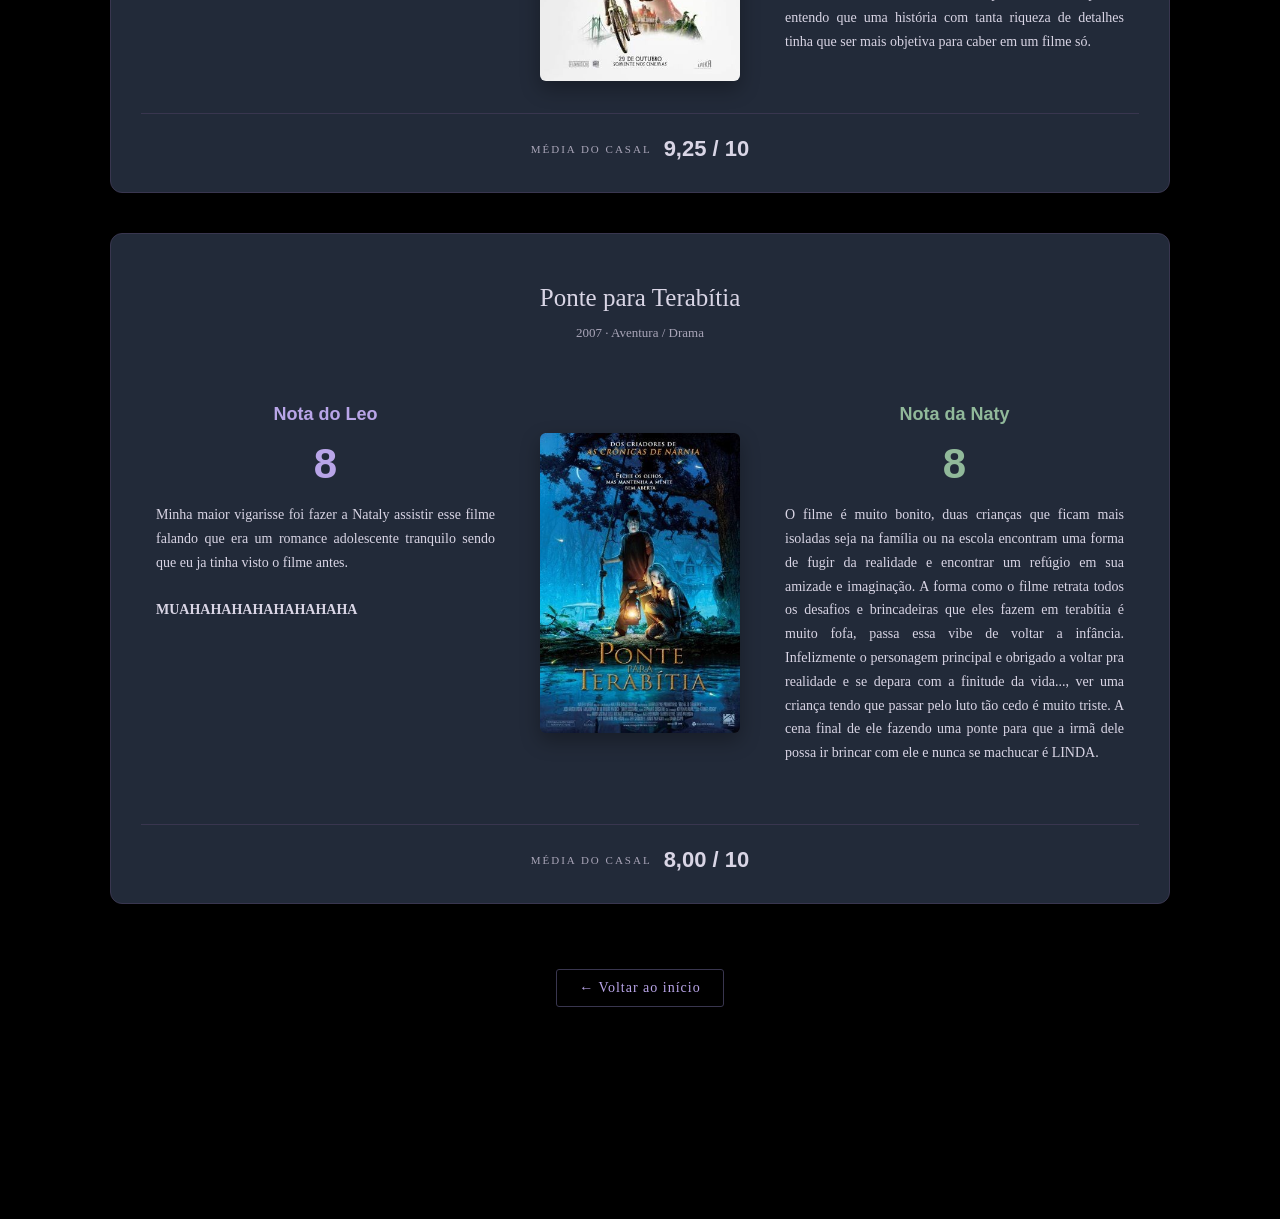
<file: paginas/filmes.html>
<!DOCTYPE html>
<html lang="pt-BR">

<head>
    <meta charset="UTF-8">
    <meta name="viewport" content="width=device-width, initial-scale=1.0">

    <title>Filmes</title>

    <link rel="stylesheet" href="../css/style.css">
</head>

<body>
    <main class="conteudo-filmes">
        <header class="apresentacao">
            <h1>Filmes</h1>

            <p>Criticas cinematográficas feitas por duas pessoas que juntas<br>somam um total de 0 conhecimento tecnico do assunto</p>

        </header>


        <nav class="navegacao-topo">
        <a href="../index.html" class="voltar-inicio">
            ← Voltar ao início
        </a>
        <p><br></p>
        </nav>

    <section class="ferramentas-filmes">

        <div class="campo-pesquisa">
            <input
                type="text"
                id="pesquisa-filmes"
                placeholder="Pesquisar um filme..."
            >
        </div>

        <div class="controles-filmes">

            <div class="ordenacao">
                <label for="ordenar-filmes">Organizar por:</label>

                <select id="ordenar-filmes">
                    <option value="nome-az">Nome (A–Z)</option>
                    <option value="nome-za">Nome (Z–A)</option>
                    <option value="nota-maior">Maior média</option>
                    <option value="nota-menor">Menor média</option>
                    <option value="ano-recente">Mais recentes</option>
                    <option value="ano-antigo">Mais antigos</option>
                </select>
            </div>

            <p id="contador-filmes"></p>

        </div>

    </section>

    <section class="lista-filmes">
     
        <div class="item-filme aultimacasa">
        <article class="cartao-filme">

            <header class="cabecalho-cartao">
                <h2>A Última Casa</h2>

                <p>2026 · Terror / Ficção científica</p>
            </header>


            <div class="conteudo-cartao">

                <!-- MINHA AVALIAÇÃO -->
                <div class="avaliacao-filme avaliacao-minha">

                    <h3>Nota do Leo</h3>

                    <span class="nota-filme minha-nota">6.5</span>

                    <p class="comment">
                        Bom enredo e a ideia é muito boa, mas no último terço do filme o roteiro se perde com muita correria e transformando os personagens em pessoas burras para fingir tensão.
                    </p>

                </div>


                <!-- PÔSTER -->
                <div class="poster-filme">

                    <img
                        src="../assets/imagens/filmes/lasthouse.jfif"
                        alt="Pôster do filme"
                    >

                </div>


                <!-- AVALIAÇÃO DELA -->
                <div class="avaliacao-filme avaliacao-dela">

                    <h3>Nota da Naty</h3>

                    <span class="nota-filme nota-dela">6</span>

                    <p class="comment">
                        Bom o filme se propõe a ser de terror mas não consegue ter muito êxito, eu até gosto de todo suspense que é construído através do fato de todos estarem presos e das criaturas serem desconhecidas, mas isso cai por terra na segunda metade do filme, assim que as criaturas aparecem toda aquela expectativa é quebrada, e o desfecho do filme é muito rápido e fácil, eles tranquilamente são libertos por todas as criaturas pq uma delas quis assim?? Além do fato das criaturas serem muito pouco exploradas, a explicação que aparece sobre elas é rasa e nem os próprios personagens valorizam quando acontece. Porém temos uma atuação impecável do Wagner Moura e da Greta Lee, ver como a família deles se reinventa pra conseguir sobreviver no meio de todo caos e bem interessante.
                    </p>

                </div>

            </div>
        

            <!-- MÉDIA DO CASAL -->
            <footer class="media-filme">

                <span>MÉDIA DO CASAL</span>

                <strong class="media-casal">0,00 / 10</strong>

            </footer>

        </article>
        </div>        

        <div class="item-filme aodisseia">
        <article class="cartao-filme">

            <header class="cabecalho-cartao">
                <h2>A Odisseia</h2>

                <p>2026 · Ação / Fantasia</p>
            </header>


            <div class="conteudo-cartao">

                <!-- MINHA AVALIAÇÃO -->
                <div class="avaliacao-filme avaliacao-minha">

                    <h3>Nota do Leo</h3>

                    <span class="nota-filme minha-nota">8</span>

                    <p class="comment">
                        Bem fiel a leitura original, Nolan é um baita diretor, não tem muito o que falar, só é bom mesmo.
                    </p>

                </div>


                <!-- PÔSTER -->
                <div class="poster-filme">

                    <img
                        src="../assets/imagens/filmes/odisseia.jfif"
                        alt="Pôster do filme"
                    >

                </div>


                <!-- AVALIAÇÃO DELA -->
                <div class="avaliacao-filme avaliacao-dela">

                    <h3>Nota da Naty</h3>

                    <span class="nota-filme nota-dela">5</span>

                    <p class="comment">
                        "Vou ficar devendo porque dormi no filme 👍"
                    </p>

                </div>

            </div>
        

            <!-- MÉDIA DO CASAL -->
            <footer class="media-filme">

                <span>MÉDIA DO CASAL</span>

                <strong class="media-casal">0,00 / 10</strong>

            </footer>

        </article>
        </div>

        <div class="item-filme agentesecreto">
        <article class="cartao-filme">

            <header class="cabecalho-cartao">
                <h2>O Agente Secreto</h2>

                <p>2025 · Thriller Político / Drama</p>
            </header>


            <div class="conteudo-cartao">

                <!-- MINHA AVALIAÇÃO -->
                <div class="avaliacao-filme avaliacao-minha">

                    <h3>Nota do Leo</h3>

                    <span class="nota-filme minha-nota">8</span>

                    <p class="comment">
                        Filme bom e ambientação brasileira dos anos 70 impecável, mas copiaram Assassin's Creed na cara dura
                    </p>

                </div>


                <!-- PÔSTER -->
                <div class="poster-filme">

                    <img
                        src="../assets/imagens/filmes/agentesecreto.webp"
                        alt="Pôster do filme"
                    >

                </div>


                <!-- AVALIAÇÃO DELA -->
                <div class="avaliacao-filme avaliacao-dela">

                    <h3>Nota da Naty</h3>

                    <span class="nota-filme nota-dela">9</span>

                    <p class="comment">
                        É até difícil saber por onde começar a falar desse filme, uma obra brasileira rica em história e significado, pq é sempre importante relembrar a nossa história para que ela nunca seja apagada ou esquecida, e o filme passa essa mensagem perfeitamente. A ambientação dos cenários é impecável (adoro as cenas que mostram estradas, pq dá pra ver vários carros antigos andando juntos), a trilha sonora também é muito boa. Adoro a forma como o diretor passa mensagens sobre a época da ditadura com simbolismos únicos,  como o gato de duas cabeças, ou a perna cabeluda. Em resumo é um filme extremamente bem feito e importante, é maravilhoso ver a visibilidade que o cinema brasileiro conquistou e está conquistando!
                    </p>

                </div>

            </div>
        

            <!-- MÉDIA DO CASAL -->
            <footer class="media-filme">

                <span>MÉDIA DO CASAL</span>

                <strong class="media-casal">0,00 / 10</strong>

            </footer>

        </article>
        </div>

        <div class="item-filme backrooms">
        <article class="cartao-filme">

            <header class="cabecalho-cartao">
                <h2>Backrooms: Um Não Lugar</h2>

                <p>2026 · Terror / Ficção científica</p>
            </header>


            <div class="conteudo-cartao">

                <!-- MINHA AVALIAÇÃO -->
                <div class="avaliacao-filme avaliacao-minha">

                    <h3>Nota do Leo</h3>

                    <span class="nota-filme minha-nota">7</span>

                    <p class="comment">
                        Não é nenhum marco do cinema contemporâneo, o cenário talvez seja a melhor coisa do filme, mas é bem divertido de assistir. É um conceito legal, principalmente se você já conhece o universo da internet..
                    </p>

                </div>


                <!-- PÔSTER -->
                <div class="poster-filme">

                    <img
                        src="../assets/imagens/filmes/backrooms.webp"
                        alt="Pôster do filme"
                    >

                </div>


                <!-- AVALIAÇÃO DELA -->
                <div class="avaliacao-filme avaliacao-dela">

                    <h3>Nota da Naty</h3>

                    <span class="nota-filme nota-dela">7</span>

                    <p class="comment">
                        No quesito cenário o filme é muito bem construído, tudo dentro das backrooms foi muito bem pensado pra fazer jus as expectativas criadas, as salas totalmente amarelas, os objetos distorcidos que fazem referência ao mundo real e as dúvidas que o filme constrói através de algo desconhecido, realmente fazem o seu papel de deixar o telespectador desconfortável. Já no quesito história o filme só acontece pela junção de fatores, dois adolescentes inconsequentes, uma psicóloga totalmente antiética e um homem mal resolvido com a própria vida, sozinho e deprimido ao ponto de estar prestes a ter um colapso ( oq realmente acontece), sem isso a história acabaria em meia hora. Gosto muito da forma como eles colocam as "pessoas" que são cópias, principalmente o Monstro do final do filme, as distorções corporais que ficam entre o bizarro e o conhecido por nós me ganham muito.
                    </p>

                </div>

            </div>
        

            <!-- MÉDIA DO CASAL -->
            <footer class="media-filme">

                <span>MÉDIA DO CASAL</span>

                <strong class="media-casal">0,00 / 10</strong>

            </footer>

        </article>
        </div>

        <div class="item-filme homemaranhanovodia">
        <article class="cartao-filme">

            <header class="cabecalho-cartao">
                <h2>Homem Aranha: Um Novo Dia</h2>

                <p>2026 · Ação / Ficção científica</p>
            </header>


            <div class="conteudo-cartao">

                <!-- MINHA AVALIAÇÃO -->
                <div class="avaliacao-filme avaliacao-minha">

                    <h3>Nota do Leo</h3>

                    <span class="nota-filme minha-nota">8.5</span>

                    <p class="comment">
                        Definitivamente o melhor filme do Tom Holland, quase nem parece um filme de heroi (isso é um elogio). <BR>E A TRILHA SONORA É UM ABSURDO!
                    </p>

                </div>


                <!-- PÔSTER -->
                <div class="poster-filme">

                    <img
                        src="../assets/imagens/filmes/spider-newday.jpg"
                        alt="Pôster do filme"
                    >

                </div>


                <!-- AVALIAÇÃO DELA -->
                <div class="avaliacao-filme avaliacao-dela">

                    <h3>Nota da Naty</h3>

                    <span class="nota-filme nota-dela">8.5</span>

                    <p class="comment">
                        Um filme muito bom, a forma como ele se aprofunda no personagem e na fase que ele tá vivendo é muito bem construída, mostrando a parte mais humana do super-herói, oq é algo muito importante no homem aranha, é essa identificação que faz todos amarem ele. Gostei da maneira como introduziram a Jean Gray no universo, dando um contexto pra história dela e também como os seus poderes despertaram. Agora o mais interessante de se acompanhar durante o filme é o amadurecimento de ambos os personagens, mais voltado pro Peter, porém a forma como eles chegam em um denominador comum para o sofrimento e angústia que ambos estavam vivendo em suas vidas (de maneiras distintas, claro) é muito bonito de se assistir.<br>Ps: A fotografia do filme é linda, e muito bem trabalhada, me peguei admirando durante muitas cenas.
                    </p>

                </div>

            </div>


            <!-- MÉDIA DO CASAL -->
            <footer class="media-filme">

                <span>MÉDIA DO CASAL</span>

                <strong class="media-casal">0,00 / 10</strong>

            </footer>

        </article>
        </div>

        <div class="item-filme obosqueselvagem">
        <article class="cartao-filme">

            <header class="cabecalho-cartao">
                <h2>O Bosque Selvagem</h2>

                <p>2026 · Aventura / Fantasia Sombria</p>
            </header>


            <div class="conteudo-cartao">

                <!-- MINHA AVALIAÇÃO -->
                <div class="avaliacao-filme avaliacao-minha">

                    <h3>Nota do Leo</h3>

                    <span class="nota-filme minha-nota">9</span>

                    <p class="comment">
                        Animação bizarra de bem feita, principalmente a cena da guerra, porém o filme é muito corrido, se fosse uma série de 5 episódios seria um 10.
                    </p>

                </div>


                <!-- PÔSTER -->
                <div class="poster-filme">

                    <img
                        src="../assets/imagens/filmes/wildwoods.jfif"
                        alt="Pôster do filme"
                    >

                </div>


                <!-- AVALIAÇÃO DELA -->
                <div class="avaliacao-filme avaliacao-dela">

                    <h3>Nota da Naty</h3>

                    <span class="nota-filme nota-dela">9.5</span>

                    <p class="comment">
                        Animação e história impecáveis, é lindo ver que uma arte tão trabalhosa como o stop motion ainda esteja presente nos cinemas. Só não recebeu um 10 por que achei o desenvolvimento da história um pouco corrido, porém entendo que uma história com tanta riqueza de detalhes tinha que ser mais objetiva para caber em um filme só.
                    </p>

                </div>

            </div>
        

            <!-- MÉDIA DO CASAL -->
            <footer class="media-filme">

                <span>MÉDIA DO CASAL</span>

                <strong class="media-casal">0,00 / 10</strong>

            </footer>

        </article>
        </div>

        <div class="item-filme ponteparaterabitia">
        <article class="cartao-filme">

            <header class="cabecalho-cartao">
                <h2>Ponte para Terabítia</h2>

                <p>2007 · Aventura / Drama</p>
            </header>


            <div class="conteudo-cartao">

                <!-- MINHA AVALIAÇÃO -->
                <div class="avaliacao-filme avaliacao-minha">

                    <h3>Nota do Leo</h3>

                    <span class="nota-filme minha-nota">8</span>

                    <p class="comment">
                        Minha maior vigarisse foi fazer a Nataly assistir esse filme falando que era um romance adolescente tranquilo    sendo que eu ja tinha visto o filme antes.<br><br><b>MUAHAHAHAHAHAHAHAHA</b>
                    </p>

                </div>


                <!-- PÔSTER -->
                <div class="poster-filme">

                    <img
                        src="../assets/imagens/filmes/TERABITIA.jpg"
                        alt="Pôster do filme"
                    >

                </div>


                <!-- AVALIAÇÃO DELA -->
                <div class="avaliacao-filme avaliacao-dela">

                    <h3>Nota da Naty</h3>

                    <span class="nota-filme nota-dela">8</span>

                    <p class="comment">
                        O filme é muito bonito, duas crianças que ficam mais isoladas seja na família ou na escola encontram uma forma de fugir da realidade e encontrar um refúgio em sua amizade e imaginação. A forma como o filme retrata todos os desafios e brincadeiras que eles fazem em terabítia é muito fofa, passa essa vibe de voltar a infância. Infelizmente o personagem principal e obrigado a voltar pra realidade e se depara com a finitude da vida..., ver uma criança tendo que passar pelo luto tão cedo é muito triste. A cena final de ele fazendo uma ponte para que a irmã dele possa ir brincar com ele e nunca se machucar é LINDA.
                    </p>

                </div>

            </div>
        

            <!-- MÉDIA DO CASAL -->
            <footer class="media-filme">

                <span>MÉDIA DO CASAL</span>

                <strong class="media-casal">0,00 / 10</strong>

            </footer>

        </article>
        </div>


    </section>



        <nav class="navegacao-bot">
        <a href="../index.html" class="voltar-inicio">
            ← Voltar ao início
        </a>
        </nav>
        <p><br><br><br><br><br></p>
    </main>

    <script src="../js/filmes.js"></script>

</body>
</html>
</file>
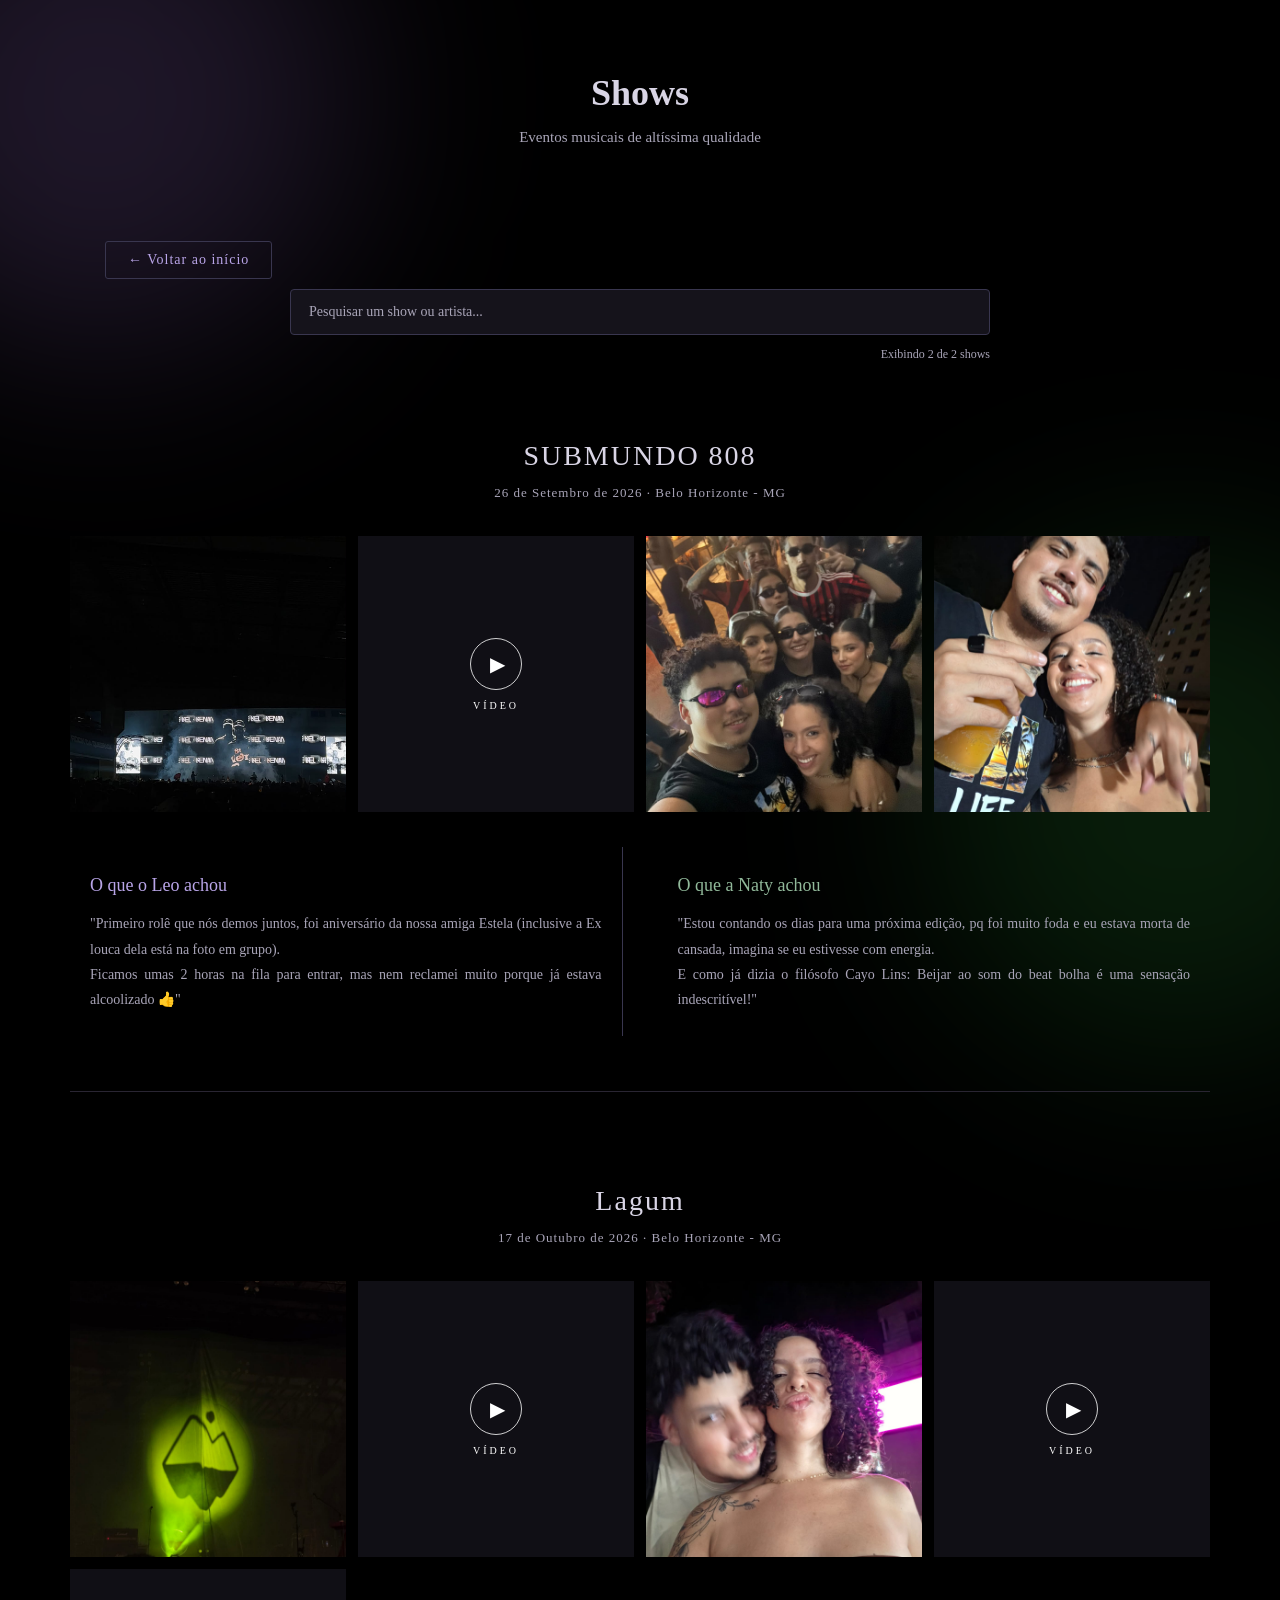
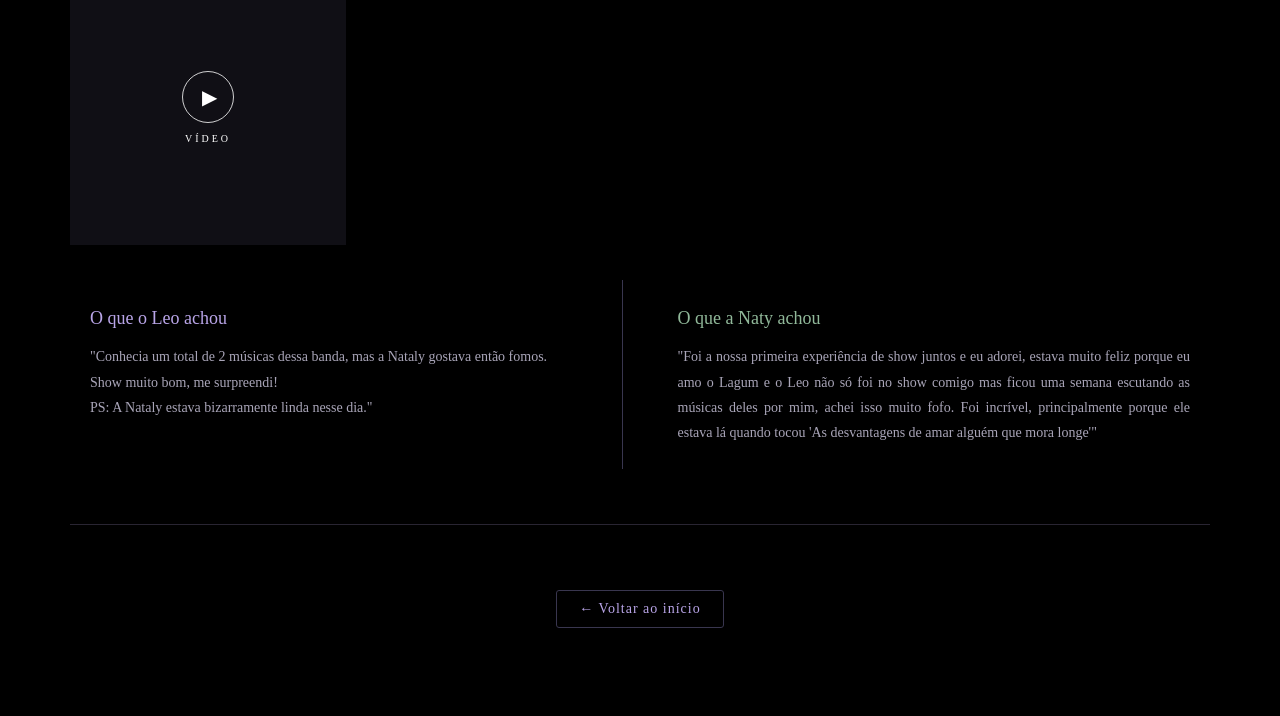
<file: paginas/shows.html>
<!DOCTYPE html>
<html lang="pt-BR">

<head>
    <meta charset="UTF-8">
    <meta name="viewport" content="width=device-width, initial-scale=1.0">

    <title>Shows</title>

    <link rel="stylesheet" href="../css/style.css">
</head>

<body>

<main class="conteudo-shows">

    <header class="cabecalho-shows">
        <h1>Shows</h1>
        <p>Eventos musicais de altíssima qualidade</p>
    </header>

    <nav class="navegacao-topo">
    <a href="../index.html" class="voltar-inicio">
        ← Voltar ao início
    </a>
    </nav>

    <section class="ferramentas-shows">

        <div class="campo-pesquisa-shows">
            <input
                type="text"
                id="pesquisa-shows"
                placeholder="Pesquisar um show ou artista..."
            >
        </div>

        <div class="contador-shows">
            <p id="contador-shows"></p>
        </div>

    </section>

    <section class="lista-shows">

        <article class="album-show">

            <header class="cabecalho-album">
                <h2>SUBMUNDO 808</h2>

                <p class="informacoes-show">
                    26 de Setembro de 2026 · Belo Horizonte - MG
                </p>
            </header>

            <div class="galeria-show">

                <!-- FOTOGRAFIA -->
                <div class="item-midia">
                    <img
                        src="../assets/imagens/shows/sub808 26-07-26/WhatsApp Image 2026-11-12 at 12.53.25.jpeg"
                        alt="Descrição da fotografia"
                    >
                </div>

                <!-- VÍDEO -->
                <div class="item-midia video-show">

                    <video
                        src="../assets/imagens/shows/sub808 26-07-26/WhatsApp Video 2026-11-12 at 12.56.20.mp4"
                        preload="metadata"
                    ></video>

                    <div class="indicador-video">
                        <span>▶</span>
                        <span>VÍDEO</span>
                    </div>

                </div>

                <!-- OUTRA FOTOGRAFIA -->
                <div class="item-midia">
                    <img
                        src="../assets/imagens/shows/sub808 26-07-26/WhatsApp Image 2026-11-12 at 12.56.21.jpeg"
                        alt="Outra lembrança do show"
                    >
                </div>

                                <div class="item-midia">
                    <img
                        src="../assets/imagens/shows/sub808 26-07-26/WhatsApp Image 2026-11-16 at 08.26.32.jpeg"
                        alt="Outra lembrança do show"
                    >
                </div>

            </div>

            <div class="relato-show">
                    <div class="relato-individual">
                        <h3>O que o Leo achou</h3>
                        <p>
                            "Primeiro rolê que nós demos juntos, foi aniversário da nossa amiga Estela (inclusive a Ex louca dela está na foto em grupo). <br>Ficamos umas 2 horas na fila para entrar, mas nem reclamei muito porque já estava alcoolizado 👍"
                        </p>
                    </div>

                    <div class="relato-individual">
                        <h3>O que a Naty achou</h3>
                        <p>
                            "Estou contando os dias para uma próxima edição, pq foi muito foda e eu estava morta de cansada, imagina se eu estivesse com energia.<br>E como já dizia o filósofo Cayo Lins: Beijar ao som do beat bolha é uma sensação indescritível!"
                        </p>
                    </div>

            </div>

        </article>

        <article class="album-show">

            <header class="cabecalho-album">
                <h2>Lagum</h2>

                <p class="informacoes-show">
                    17 de Outubro de 2026 · Belo Horizonte - MG
                </p>
            </header>

            <div class="galeria-show">

                <!-- FOTOGRAFIA -->
                <div class="item-midia">
                    <img
                        src="../assets/imagens/shows/Lagum 17-10-26/WhatsApp Image 2026-11-16 at 09.13.45.jpeg"
                        alt="Descrição da fotografia"
                    >
                </div>

                <!-- VÍDEO -->
                <div class="item-midia video-show">

                    <video
                        src="../assets/imagens/shows/Lagum 17-10-26/WhatsApp Video 2026-11-16 at 09.16.18.mp4"
                        preload="metadata"
                    ></video>

                    <div class="indicador-video">
                        <span>▶</span>
                        <span>VÍDEO</span>
                    </div>

                </div>

                <!-- OUTRA FOTOGRAFIA -->
                <div class="item-midia">
                    <img
                        src="../assets/imagens/shows/Lagum 17-10-26/WhatsApp Image 2026-11-16 at 09.14.16.jpeg"
                        alt="Outra lembrança do show"
                    >
                </div>

                                <!-- VÍDEO -->
                <div class="item-midia video-show">

                    <video
                        src="../assets/imagens/shows/Lagum 17-10-26/WhatsApp Video 2026-11-16 at 09.16.35.mp4"
                        preload="metadata"
                    ></video>

                    <div class="indicador-video">
                        <span>▶</span>
                        <span>VÍDEO</span>
                    </div>

                </div>

                <div class="item-midia video-show">

                    <video
                        src="../assets/imagens/shows/Lagum 17-10-26/WhatsApp Video 2026-11-16 at 09.19.25.mp4"
                        preload="metadata"
                    ></video>

                    <div class="indicador-video">
                        <span>▶</span>
                        <span>VÍDEO</span>
                    </div>

                </div>
             </div>   

            <div class="relato-show">
                    <div class="relato-individual">
                        <h3>O que o Leo achou</h3>
                        <p>
                            "Conhecia um total de 2 músicas dessa banda, mas a Nataly gostava então fomos.<br>Show muito bom, me surpreendi!<br>PS: A Nataly estava bizarramente linda nesse dia."
                        </p>
                    </div>

                    <div class="relato-individual">
                        <h3>O que a Naty achou</h3>
                        <p>
                            "Foi a nossa primeira experiência de show juntos e eu adorei, estava muito feliz porque eu amo o Lagum e o Leo não só foi no show comigo mas ficou uma semana escutando as músicas deles por mim, achei isso muito fofo. Foi incrível, principalmente porque ele estava lá quando tocou 'As desvantagens de amar alguém que mora longe'"
                        </p>
                    </div>

            </div>

        </article>

    </section>

<!-- VISUALIZAÇÃO AMPLIADA -->

    <div class="lightbox" id="lightbox" aria-hidden="true">

        <button class="fechar-lightbox" id="fechar-lightbox">
            &times;
        </button>

        <button class="navegar-lightbox anterior" id="midia-anterior">
            &#10094;
        </button>

        <div class="conteudo-lightbox">

            <img id="imagem-ampliada" alt="">

            <video id="video-ampliado" controls></video>

        </div>

        <button class="navegar-lightbox proximo" id="proxima-midia">
            &#10095;
        </button>



    </div>

    <nav class="navegacao-bot">
    <a href="../index.html" class="voltar-inicio">
        ← Voltar ao início
    </a>
    </nav>

    <script src="../js/shows.js"></script>
</main>
</body>
</html>
</file>
<file: css/style.css>
D
/* Configurações gerais */

* {
    margin: 0;
    padding: 0;
    box-sizing: border-box;
}

/* Aparência do site */

body {
    background-color: #000000;
    color: #D9D5E5;
    font-family: Georgia, serif;
    min-height: 100vh;
    position: relative;
    isolation: isolate;
}

* {
    box-sizing: border-box;
}

/* Conteúdo principal */

.container {
    width: 100%;
    max-width: 1350px;
    margin: 0 auto;
    padding: 30px 45px;
}


/* APRESENTAÇÃO */

.apresentacao {
    text-align: center;
    padding: 70px 20px 60px;
}

.etiqueta {
    color: #91B99A;
    font-size: 12px;
    letter-spacing: 5px;
}

.apresentacao h1 {
    color: #D9D5E5;
    font-size: 52px;
    font-weight: normal;
    margin: 20px 0;
}

.apresentacao p {
    color: #A9A5B8;
    font-size: 16px;
}


/* FOTOGRAFIA DE DESTAQUE */

.destaque {
    width: 100%;
    max-width: 1350px;
    margin: 60px auto 100px;
    padding: 0 0;

    display: grid;
    grid-template-columns: minmax(0, 1fr) minmax(300px, 380px) minmax(0, 1fr);
    align-items: center;
    gap: 40px;

}

/* COLAGEM DE FOTOGRAFIAS */

.colagem-fotos {
    position: relative;
    flex: none;
    width: 100%;
    max-width: 850px;
    min-height: 480px;
    margin: 0 auto;
}

/* FOTO PRINCIPAL */

.foto-destaque {
    position: relative;
    width: 100%;
    max-width: 380px;
    height: 100%;
    aspect-ratio: 1 / 1;
    grid-column: 1;
    top: 55px;
    

    padding: 9px;
    background-color: #D9D5E5;

    transform: rotate(-3deg);
    box-shadow: 0 12px 30px rgba(0, 0, 0, 0.35);

    transition: transform 0.4s ease;
    z-index: 1;
}

.foto-destaque img {
    display: block;
    width: 100%;
    height: 100%;
    object-fit: contain;
}

/* TEXTO CENTRAL */

.texto-destaque {
    padding: 20px;
    position: relative;
    right: auto;

    grid-column: 2;
    justify-self: center;

    width: 100%;
    max-width: 380px;

    z-index: 1;
    text-align: center;
}

.texto-destaque span {
    color: #91B99A;
    font-size: 12px;
    letter-spacing: 3px;
}

.texto-destaque h2 {
    color: #91B99A;
    font-size: 32px;
    font-weight: normal;
    line-height: 1.4;
    margin: 20px 0;
}

.texto-destaque p {
    color: #A9A5B8;
    font-size: 15px;
    line-height: 1.8;
}


/* POLAROIDS */

.polaroid {
    position: absolute;
    grid-column: 3;
    padding: 9px 9px 25px;
    background-color: #E8E2EC;
    box-shadow: 0 10px 25px rgba(0, 0, 0, 0.4);
    text-align: center;
    transition: transform 0.4s ease;
}

.polaroid img {
    display: block;
    width: 100%;
    height: 295px;
    object-fit: cover;
}

.polaroid figcaption {
    color: #39364F;
    font-family: Georgia, serif;
    font-size: 12px;
    margin-top: 12px;
}


/* POSICIONAMENTO POLAROIDS */

.polaroid-1 {
    top: -5px;
    right: -5px;
    transform: rotate(7deg);
    z-index: 2;
}

.polaroid-2 {
    bottom: -5px;
    left: -5px;
    transform: rotate(-6deg);
    z-index: 1;
}


/* ZOOM */

.foto-destaque:hover {
    transform: rotate(-3deg) scale(1.05);
    z-index: 5;
}

.polaroid-1:hover {
    transform: rotate(7deg) scale(1.08);
    z-index: 5;
}

.polaroid-2:hover {
    transform: rotate(-6deg) scale(1.08);
    z-index: 5;
}


.texto-destaque {
    flex: 1;
}

.texto-destaque span {
    color: #91B99A;
    letter-spacing: 3px;
    font-size: 12px;
}

.texto-destaque p {
    color: #A9A5B8;
    line-height: 1.8;
}


/* MENU DE MEMÓRIAS */

.memorias {
    margin-bottom: 0px;
    margin: 2%;
}

.memorias h2 {
    color: #D9D5E5;
    font-size: 25px;
    font-weight: normal;
    margin-bottom: 30px;
}

.menu-memorias {
    display: grid;
    grid-template-columns: repeat(4, 1fr);
    gap: 20px;
}

.cartao {
    background-color: #222A39;
    border: 2px solid #39364F;
    padding: 25px;
    text-decoration: none;
    color: inherit;
    transition: 0.3s;
    border-radius: 1px;
}

.cartao:hover {
    transform: translateY(-6px);
    border-color: #B9A5E8;
    background-color: #154e249d;
}

.cartao span {
    color: #91B99A;
    font-size: 12px;
}

.cartao h3 {
    text-align: left;
    color: #B9A5E8;
    font-size: 20px;
    font-weight: normal;
    margin: 18px 0 10px;
}

.cartao p {
    text-align: right;
    color: #A9A5B8;
    font-size: 13px;
    line-height: 1.6;
}


/* RESPONSIVIDADE */

@media (max-width: 800px) {

 .colagem-fotos {
    flex: none;
    min-height: 430px;
}

.foto-destaque {
    width: 280px;
    height: 280px;
}

.polaroid {
    width: 165px;
    height: 205px;
}

.polaroid img {
    height: 140px;
}

}

@media (max-width: 480px) {

    .menu-memorias {
        grid-template-columns: 1fr;
    }

    .apresentacao {
        padding-top: 45px;
    }

}

@media (max-width: 900px) {

    .destaque {
        grid-template-columns: 1fr 1fr;
        gap: 35px;
    }

    .texto-destaque {
        grid-column: 2;
        grid-row: 1;
    }

    .colagem-fotos {
        grid-column: 1 / -1;
        max-width: 400px;
        margin: 0 auto;
    }

}

@media (max-width: 550px) {

    .destaque {
        display: flex;
        flex-direction: column;
        gap: 35px;
    }

    .foto-destaque {
        max-width: 350px;
    }

    .texto-destaque {
    position: relative;
    right: auto;
    left: auto;

    width: 100%;
    max-width: 380px;

    margin: 0 auto;
    padding: 20px;

    text-align: center;
    }

    .colagem-fotos {
        max-width: 350px;
        min-height: 390px;
    }

}   
@media (max-width: 900px) {
    .destaque {
        grid-template-columns: 1fr 1fr;
    }

    .foto-destaque {
        grid-column: 1;
    }

    .texto-destaque {
        grid-column: 2;
    }

    .colagem-fotos {
        grid-column: 1 / -1;
        max-width: 400px;
        margin: 30px auto 0;
    }
}

@media (max-width: 550px) {
    .destaque {
        display: flex;
        flex-direction: column;
        gap: 40px;
    }

    .foto-destaque {
        width: 100%;
        max-width: 350px;
    }

    .texto-destaque {
        text-align: center;
    }

    .colagem-fotos {
        width: 100%;
        max-width: 350px;
    }
}



/* ILUMINAÇÃO LILÁS */

body::before {
    content: "";
    position: fixed;

    width: 500px;
    height: 500px;

    top: -150px;
    left: -150px;

    border-radius: 50%;
    background-color: rgba(120, 90, 160, 0.25);

    filter: blur(100px);
    z-index: -1;

    animation: moverLilás 30s ease-in-out infinite alternate;
}


/* ILUMINAÇÃO VERDE */

body::after {
    content: "";
    position: fixed;

    width: 500px;
    height: 500px;

    bottom: -150px;
    right: -150px;

    border-radius: 50%;
    background-color: rgba(40, 143, 54, 0.2);

    filter: blur(100px);
    z-index: -1;

    animation: moverVerde 25s ease-in-out infinite alternate;
}

/* ANIMAÇÕES DO FUNDO */

@keyframes moverLilás {

    0% {
        transform: translate(0, 0) scale(1);
    }

    100% {
        transform: translate(45vw, 35vh) scale(1.2);
    }

}


@keyframes moverVerde {

    0% {
        transform: translate(0, 0) scale(1);
    }

    100% {
        transform: translate(-45vw, -35vh) scale(1.2);
    }

}

.voltar-inicio {
    display: inline-block;
    margin-top: 40px;
    padding: 10px 22px;

    color: #B9A5E8;
    text-decoration: none;

    border: 1px solid #39364F;
    border-radius: 3px;

    font-size: 14px;
    letter-spacing: 1px;

    transition: all 0.3s ease;
}

.voltar-inicio:hover {
    background-color: #154e249d;
    border-color: #B9A5E8;
    color: #D9D5E5;

    transform: translateY(-3px);
}

.navegacao-topo {
    width: 100%;
    padding: 0 35px;
    margin-top: 25px;
    text-align: left;
}

.navegacao-bot {
    width: 100%;
    padding: 0 35px;
    margin-top: 25px;
    text-align: center;
}






/* =================================
   PÁGINA - NOSSO TEMPO
================================= */

.conteudo-contador {
    width: 100%;
    max-width: 1100px;
    margin: 80px auto;
    padding: 20px;

    display: flex;
    flex-direction: column;
    align-items: center;
    justify-content: center;
}

/* FRASE PRINCIPAL */

.frase-contador {
    color: #D9D5E5;
    font-family: Georgia, serif;
    font-size: 28px;
    font-weight: normal;
    text-align: center;
    margin-bottom: 65px;
}

/* PAINEL COM AS UNIDADES DE TEMPO */

.painel-tempo {
    width: 100%;

    display: flex;
    justify-content: center;
    align-items: center;

    gap: 45px;
}

/* CADA UNIDADE DE TEMPO */

.unidade-tempo {
    flex: 1;
    text-align: center;
}

/* NÚMEROS */

.unidade-tempo span {
    display: block;

    color: #D9D5E5;
    font-family: 'Nunito', sans-serif;
    font-size: 70px;
    font-weight: 700;

    font-variant-numeric: tabular-nums;

    transition: color 0.3s ease;
}

/* RÓTULOS */

.unidade-tempo p {
    color: #91B99A;
    font-size: 15px;
    letter-spacing: 3px;
    margin-top: 12px;
}

/* MENSAGEM INFERIOR */

.mensagem-contador {
    color: #D9D5E5;
    font-family: Georgia, serif;
    font-size: 25px;
    font-weight: normal;
    font-style: italic;
    text-align: center;
    margin-bottom: 65px;
}

/* RESPONSIVIDADE DO CONTADOR */

@media (max-width: 800px) {

    .painel-tempo {
        gap: 20px;
    }

    .unidade-tempo span {
        font-size: 42px;
    }

    .unidade-tempo p {
        font-size: 10px;
        letter-spacing: 2px;
    }

}

@media (max-width: 550px) {

    .conteudo-contador {
        margin: 50px auto;
    }

    .frase-contador {
        font-size: 23px;
        margin-bottom: 45px;
    }

    .painel-tempo {
        display: grid;
        grid-template-columns: repeat(3, 1fr);
        row-gap: 35px;
        column-gap: 10px;
    }

    .unidade-tempo span {
        font-size: 38px;
    }

    .unidade-tempo p {
        font-size: 9px;
        letter-spacing: 1px;
    }

    .mensagem-contador {
        margin-top: 45px;
        text-align: center;
    }
}

    /* ANIMAÇÃO DOS NÚMEROS DO CONTADOR */



.numero-atualizado {
    animation: fadeNumero 0.2s ease-in-out;
}

/* CROSSFADE DOS NÚMEROS */

.unidade-tempo span {
    position: relative;
    display: inline-block;
}

.numero-antigo,
.numero-novo {
    display: inline-block;
    grid-area: 1 / 1;
}

.numero-transicao {
    display: inline-grid !important;
}

.numero-antigo {
    animation: desaparecer 0.4s ease forwards;
}

.numero-novo {
    animation: aparecer 0.6s ease forwards;
}

@keyframes desaparecer {
    from { opacity: 1; }
    to { opacity: 0; }
}

@keyframes aparecer {
    from { opacity: 0; }
    to { opacity: 1; }
}   

.unidade-tempo span {
    display: inline-block;
    animation-fill-mode: both;
}



/* =================================
   PÁGINA - NOSSOS FILMES
================================= */

.conteudo-filmes {
    width: 100%;
    max-width: 1100px;
    margin: 70px auto;
    padding: 20px;
}

/* CABEÇALHO */

.cabecalho-filmes {
    text-align: center;
    margin-bottom: 65px;
}

.cabecalho-filmes h1 {
    color: #D9D5E5;
    font-family: Georgia, serif;
    font-size: 36px;
    font-weight: normal;
    margin-bottom: 15px;
}

.cabecalho-filmes p {
    color: #A9A5B8;
    font-size: 15px;
}

/* LISTA DE FILMES */

.lista-filmes {
    display: flex;
    flex-direction: column;
    justify-content: flex-start;
    gap: 40px;
    margin-top: 0;
    padding-top: 0;
    min-height: 0;
    height: auto;
}

/* CARTÃO */

.cartao-filme {
    background-color: #222A39;
    border: 1px solid #39364F;
    border-radius: 12px;
    padding: 30px;
}

/* CABEÇALHO DO CARTÃO */

.cabecalho-cartao {
    text-align: center;
    margin-bottom: 30px;
}

.cabecalho-cartao h2 {
    color: #D9D5E5;
    font-size: 25px;
    font-weight: normal;
    margin-bottom: 8px;
}

.cabecalho-cartao p {
    color: #A9A5B8;
    font-size: 13px;
}

/* CONTEÚDO PRINCIPAL */

.conteudo-cartao {
    display: grid;
    grid-template-columns: minmax(0, 1fr) 200px minmax(0, 1fr);
    align-items: center;
    gap: 30px;
}

/* AVALIAÇÕES */

.avaliacao-filme {
    text-align: center;
    padding: 15px;
    align-self: start;
}

.avaliacao-filme h3 {
    font-family: 'Nunito', sans-serif;
    font-size: 18px;
    font-weight: 800;
    margin-bottom: 15px;
}

.avaliacao-minha h3,
.avaliacao-minha .nota-filme {
    color: #B9A5E8;
}

.avaliacao-dela h3,
.avaliacao-dela .nota-filme {
    color: #91B99A;
}

.nota-filme {
    display: block;
    font-family: 'Nunito', sans-serif;
    font-size: 42px;
    font-weight: 800;
    margin-bottom: 15px;
}

.comment {
    text-align: justify;
}

.avaliacao-filme p {
    color: #D9D5E5;
    font-family: Georgia, serif;
    font-size: 14px;
    line-height: 1.7;
}

/* PÔSTER */

.poster-filme {
    width: 100%;
    max-width: 200px;
    margin: 0 auto;
}

.poster-filme img {
    display: block;
    width: 100%;
    aspect-ratio: 2 / 3;
    object-fit: cover;
    border-radius: 6px;
    box-shadow: 0 8px 20px rgba(0, 0, 0, 0.3);
}

/* MÉDIA DO CASAL */

.media-filme {
    display: flex;
    justify-content: center;
    align-items: center;
    gap: 12px;
    border-top: 1px solid #39364F;
    margin-top: 30px;
    padding-top: 22px;
}

.media-filme span {
    color: #A9A5B8;
    font-size: 11px;
    letter-spacing: 2px;
}

.media-filme strong {
    color: #D9D5E5;
    font-family: 'Nunito', sans-serif;
    font-size: 22px;
    font-weight: 800;
}

.ferramentas-filmes {
    max-width: 700px;
    margin: 0 auto 45px;
}

.campo-pesquisa {
    width: 100%;
    margin-bottom: 20px;
}

.campo-pesquisa input {
    width: 100%;
    padding: 14px 18px;
    background-color: #222A39;
    border: 1px solid #39364F;
    border-radius: 8px;
    color: #D9D5E5;
    font-family: inherit;
    font-size: 14px;
    outline: none;
    transition: border-color 0.3s, background-color 0.3s, box-shadow 0.3s;
}

.campo-pesquisa input::placeholder {
    color: #91B99A;
}

.campo-pesquisa input:focus {
    background-color: #154e249d;
    border-color:#91B99A;
    box-shadow: 0 0 0 2px rgb(145, 185, 154, 0.12);
}

.controles-filmes {
    display: flex;
    justify-content: space-between;
    align-items: center;
    gap: 15px;
}

.ordenacao {
    display: flex;
    align-items: center;
    gap: 10px;
}

.ordenacao label {
    color: #A9A5B8;
    font-size: 13px;
}

.ordenacao select {
    padding: 9px 12px;
    background-color: #222A39;
    border: 1px solid #39364F;
    border-radius: 6px;
    color: #D9D5E5;
    font-family: inherit;
    font-size: 13px;
    cursor: pointer;
    outline: none;
}

.ordenacao select:focus {
    border-color: #A995D9;
}

#contador-filmes {
    color: #A9A5B8;
    font-size: 12px;
    margin: 0;
    text-align: right;
}

/* =================================
   RESPONSIVIDADE - FILMES
================================= */

@media (max-width: 650px) {

    .conteudo-filmes {
        margin: 40px auto;
        padding: 15px;
    }

    .cabecalho-filmes {
        margin-bottom: 40px;
    }

    .cabecalho-filmes h1 {
        font-size: 29px;
    }

    .cartao-filme {
        padding: 20px 12px;
    }

    .conteudo-cartao {
    display: grid;
    grid-template-columns: repeat(2, minmax(0, 1fr));

    grid-template-areas:
        "poster poster"
        "minha dela";

    gap: 20px 8px;
    }

    .poster-filme {
    grid-area: poster;
    grid-column: 1 / -1;
    max-width: 170px;
    width: 100%;
    justify-self: center;
    margin: 0 auto;
    }

    .avaliacao-minha {
        grid-area: minha;
    }

    .avaliacao-dela {
        grid-area: dela;
    }

    .avaliacao-filme {
        padding: 10px 4px;
    }

    .avaliacao-filme h3 {
        font-size: 15px;
    }

    .nota-filme {
        font-size: 35px;
    }

    .avaliacao-filme p {
        font-size: 12px;
    }

    .media-filme {
        flex-direction: column;
        gap: 8px;
    }

    .ferramentas-filmes {
    margin-bottom: 35px;
}

.controles-filmes {
    flex-direction: column;
    align-items: stretch;
}

.ordenacao {
    flex-direction: column;
    align-items: stretch;
}

.ordenacao select {
    width: 100%;
}

#contador-filmes {
    text-align: center;
}
}


/* =========================
   PÁGINA DE SHOWS
========================= */

.conteudo-shows {
    width: 100%;
    max-width: 1200px;
    min-height: 100vh;
    margin: 0 auto;
    padding: 40px 30px 80px;
    color: #D9D5E5;
}

body:has(.conteudo-shows) {
    background: #000000;
}

/* CABEÇALHO */

.cabecalho-shows {
    text-align: center;
    margin-bottom: 55px;
}

.cabecalho-shows h1 {
    color: #D9D5E5;
    font-size: 36px;
    margin-bottom: 12px;
}

.cabecalho-shows p {
    color: #A9A5B8;
    font-size: 15px;
}

/* ÁLBUNS DE SHOWS */

.lista-shows {
    display: flex;
    flex-direction: column;
    gap: 70px;
}

.album-show {
    width: 100%;
    padding-bottom: 55px;
    border-bottom: 1px solid #292532;
}

/* CABEÇALHO DO ÁLBUM */

.cabecalho-album {
    text-align: center;
    margin-bottom: 35px;
}

.cabecalho-album h2 {
    color: #D9D5E5;
    font-size: 28px;
    font-weight: normal;
    letter-spacing: 2px;
    margin-bottom: 12px;
}

.informacoes-show {
    color: #A9A5B8;
    font-size: 13px;
    letter-spacing: 1px;
}

/* GALERIA DE MÍDIAS */

.galeria-show {
    display: grid;
    grid-template-columns: repeat(auto-fill, minmax(220px, 1fr));
    gap: 12px;
    width: 100%;
}

.item-midia {
    position: relative;
    width: 100%;
    aspect-ratio: 1 / 1;
    overflow: hidden;
    background-color: #15131B;
    cursor: pointer;
}

.item-midia img,
.item-midia video {
    display: block;
    width: 100%;
    height: 100%;
    object-fit: cover;
    transition: transform 0.4s ease;
}

.item-midia:hover img,
.item-midia:hover video {
    transform: scale(1.04);
}

/* IDENTIFICAÇÃO DE VÍDEOS */

.video-show {
    position: relative;
}

.video-show::after {
    content: "";
    position: absolute;
    inset: 0;
    background: rgba(0, 0, 0, 0.22);
    pointer-events: none;
}

.indicador-video {
    position: absolute;
    inset: 0;
    display: flex;
    flex-direction: column;
    justify-content: center;
    align-items: center;
    gap: 10px;
    color: white;
    z-index: 2;
    pointer-events: none;
}

.indicador-video span:first-child {
    display: flex;
    align-items: center;
    justify-content: center;
    width: 52px;
    height: 52px;
    border: 1px solid rgba(255, 255, 255, 0.8);
    border-radius: 50%;
    font-size: 20px;
    padding-left: 3px;
}

.indicador-video span:last-child {
    font-size: 10px;
    letter-spacing: 3px;
}

/* =========================
   RELATOS DO CASAL
========================= */

.relato-show {
    display: grid;
    grid-template-columns: 1fr 1fr;
    gap: 35px;
    margin-top: 35px;
}

.relato-individual {
    padding: 10px 20px;
}

.relato-individual:first-child {
    border-right: 1px solid #39364F;
}

.relato-individual h3 {
    font-size: 18px;
    font-weight: normal;
    margin-bottom: 15px;
    color: #B9A5E8;
}

.relato-individual:last-child h3 {
    color: #91B99A;
}

.relato-individual p {
    color: #A9A5B8;
    font-size: 14px;
    line-height: 1.8;
    text-align: justify;
}

/* RESPONSIVIDADE */

@media (max-width: 600px) {
    .relato-show {
        grid-template-columns: 1fr;
        gap: 20px;
    }

    .relato-individual:first-child {
        border-right: none;
        border-bottom: 1px solid #39364F;
        padding-bottom: 25px;
    }

    .relato-individual {
        padding: 10px 5px;
    }
}

/* PESQUISA DE SHOWS */

.ferramentas-shows {
    max-width: 700px;
    margin: 10px auto 55px;
}

.campo-pesquisa-shows {
    width: 100%;
}

.campo-pesquisa-shows input {
    width: 100%;
    padding: 14px 18px;

    background-color: #15131B;
    border: 1px solid #39364F;
    border-radius: 4px;

    color: #D9D5E5;
    font-family: inherit;
    font-size: 14px;

    outline: none;
    transition: 0.3s;
}

.campo-pesquisa-shows input::placeholder {
    color: #A9A5B8;
}

.campo-pesquisa-shows input:focus {
    border-color: #91B99A;
    background-color: #171A1B;
    box-shadow: 0 0 0 2px rgba(145, 185, 154, 0.10);
}

.contador-shows {
    margin-top: 12px;
    text-align: right;
}

.contador-shows p {
    color: #A9A5B8;
    font-size: 12px;
}

/* =========================
   LIGHTBOX - VISUALIZAÇÃO
========================= */

.lightbox {
    display: none;
    position: fixed;
    inset: 0;
    z-index: 1000;

    background: rgba(0, 0, 0, 0.96);

    align-items: center;
    justify-content: center;

    padding: 60px 80px;
}

/* LIGHTBOX ATIVA */

.lightbox.ativo {
    display: flex;
}

/* CONTEÚDO CENTRAL */

.conteudo-lightbox {
    display: flex;
    justify-content: center;
    align-items: center;

    width: 100%;
    height: 100%;
}

.conteudo-lightbox img,
.conteudo-lightbox video {
    display: none;

    max-width: 100%;
    max-height: 100%;

    object-fit: contain;
}

/* BOTÃO FECHAR */

.fechar-lightbox {
    position: absolute;
    top: 20px;
    right: 30px;

    background: none;
    border: none;

    color: #D9D5E5;
    font-size: 38px;

    cursor: pointer;
    transition: color 0.3s;
}

.fechar-lightbox:hover {
    color: #B9A5E8;
}

/* NAVEGAÇÃO */

.navegar-lightbox {
    position: absolute;
    top: 50%;
    transform: translateY(-50%);

    background: none;
    border: none;

    color: #D9D5E5;
    font-size: 35px;

    cursor: pointer;
    transition: color 0.3s;
}

.navegar-lightbox:hover {
    color: #91B99A;
}

.anterior {
    left: 25px;
}

.proximo {
    right: 25px;
}

/* CELULAR */

@media (max-width: 600px) {

    .lightbox {
        padding: 55px 45px;
    }

    .fechar-lightbox {
        top: 12px;
        right: 18px;
        font-size: 32px;
    }

    .navegar-lightbox {
        font-size: 25px;
    }

    .anterior {
        left: 10px;
    }

    .proximo {
        right: 10px;
    }

}


/* ========================= */
/* PÁGINA DE EXPOSIÇÕES       */
/* ========================= */

.conteudo-exposicoes {
    width: 100%;
    max-width: 1200px;
    min-height: 100vh;
    margin: 0 auto;
    padding: 40px 30px 80px;
    color: #D9D5E5;
}

body:has(.conteudo-exposicoes) {
    background: #000000;
}

.cabecalho-exposicoes {
    text-align: center;
    margin-bottom: 55px;
}

.cabecalho-exposicoes h1 {
    color: #D9D5E5;
    font-size: 36px;
    margin-bottom: 12px;
}

.cabecalho-exposicoes p {
    color: #A9A5B8;
    font-size: 15px;
}

.lista-exposicoes {
    display: flex;
    flex-direction: column;
    gap: 70px;
}

.album-exposicao {
    width: 100%;
    padding-bottom: 55px;
    border-bottom: 1px solid #292532;
}

.cabecalho-album-exposicao {
    text-align: center;
    margin-bottom: 35px;
}

.cabecalho-album-exposicao h2 {
    color: #D9D5E5;
    font-size: 28px;
    font-weight: normal;
    letter-spacing: 2px;
    margin-bottom: 12px;
}

.informacoes-exposicao {
    color: #A9A5B8;
    font-size: 13px;
    letter-spacing: 1px;
}

.galeria-exposicao {
    display: grid;
    grid-template-columns: repeat(auto-fill, minmax(220px, 1fr));
    gap: 12px;
    width: 100%;
}

.galeria-exposicao .item-midia {
    position: relative;
    width: 100%;
    aspect-ratio: 1 / 1;
    overflow: hidden;
    background-color: #15131B;
    cursor: pointer;
}

.galeria-exposicao .item-midia img,
.galeria-exposicao .item-midia video {
    display: block;
    width: 100%;
    height: 100%;
    object-fit: cover;
    transition: transform .4s ease;
}

.galeria-exposicao .item-midia:hover img,
.galeria-exposicao .item-midia:hover video {
    transform: scale(1.04);
}


/* ============================= */
/* RESPONSIVIDADE - EXPOSIÇÕES   */
/* ============================= */

@media (max-width: 650px) {

    .conteudo-exposicoes {
        padding: 35px 18px 60px;
    }

    .cabecalho-exposicoes {
        margin-bottom: 40px;
    }

    .cabecalho-exposicoes h1 {
        font-size: 28px;
    }

    .cabecalho-exposicoes p {
        font-size: 13px;
    }

    .lista-exposicoes {
        gap: 45px;
    }

    .album-exposicao {
        padding-bottom: 35px;
    }

    .cabecalho-album-exposicao {
        margin-bottom: 25px;
    }

    .cabecalho-album-exposicao h2 {
        font-size: 22px;
    }

    .informacoes-exposicao {
        font-size: 11px;
        line-height: 1.6;
    }

    .galeria-exposicao {
        grid-template-columns: repeat(2, minmax(0, 1fr));
        gap: 8px;
    }

}


/* ============================= */
/* ÁLBUNS EXPANSÍVEIS             */
/* ============================= */

.cabecalho-album-exposicao.expansivel {
    display: flex;
    align-items: center;
    justify-content: space-between;
    gap: 20px;
    text-align: left;
    padding: 22px 25px;
    margin-bottom: 0;
    background-color: #15131B;
    border: 1px solid #292532;
    cursor: pointer;
    transition: background-color .3s ease, border-color .3s ease;
}

.cabecalho-album-exposicao.expansivel:hover {
    background-color: #1C1924;
    border-color: #39364F;
}

.informacoes-album h2 {
    color: #D9D5E5;
    font-size: 22px;
    font-weight: normal;
    letter-spacing: 2px;
    margin-bottom: 8px;
    
}

.informacoes-album .informacoes-exposicao {
    margin: 0;
    font-family: 'Nunito', sans-serif;
}

.seta-expansao {
    color: #B9A5E8;
    font-size: 30px;
    line-height: 1;
    transition: transform .5s ease;
    flex-shrink: 0;
}

.album-exposicao.aberto .seta-expansao {
    transform: rotate(180deg);
}

.galeria-exposicao {
    display: grid;
    grid-template-columns: repeat(auto-fill, minmax(220px, 1fr));
    gap: 12px;

    max-height: 0;
    opacity: 0;
    overflow: hidden;

    margin-top: 0;
    transition:
        max-height 0.5s ease,
        opacity 0.4s ease,
        margin-top 0.7s ease;
}

.album-exposicao.aberto .galeria-exposicao {
    max-height: 5000px;
    opacity: 1;
    margin-top: 20px;
}
</file>
